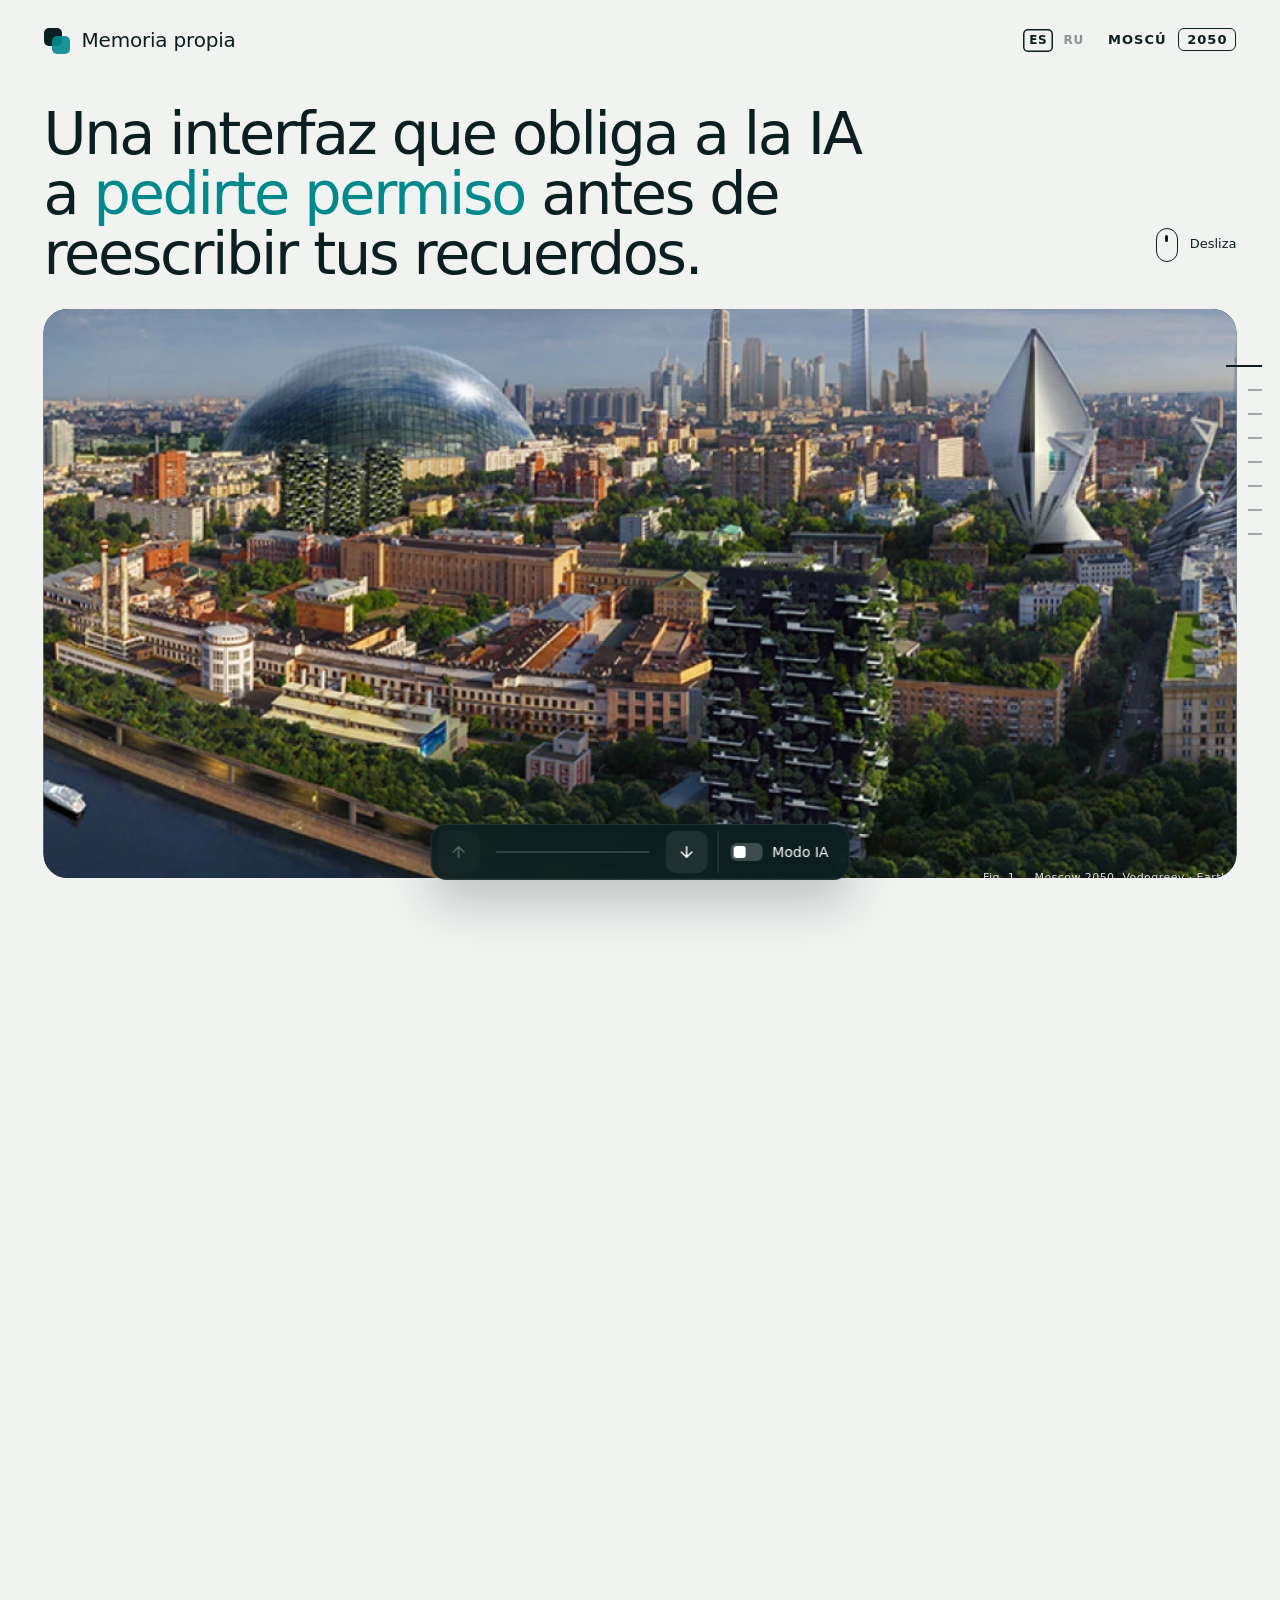
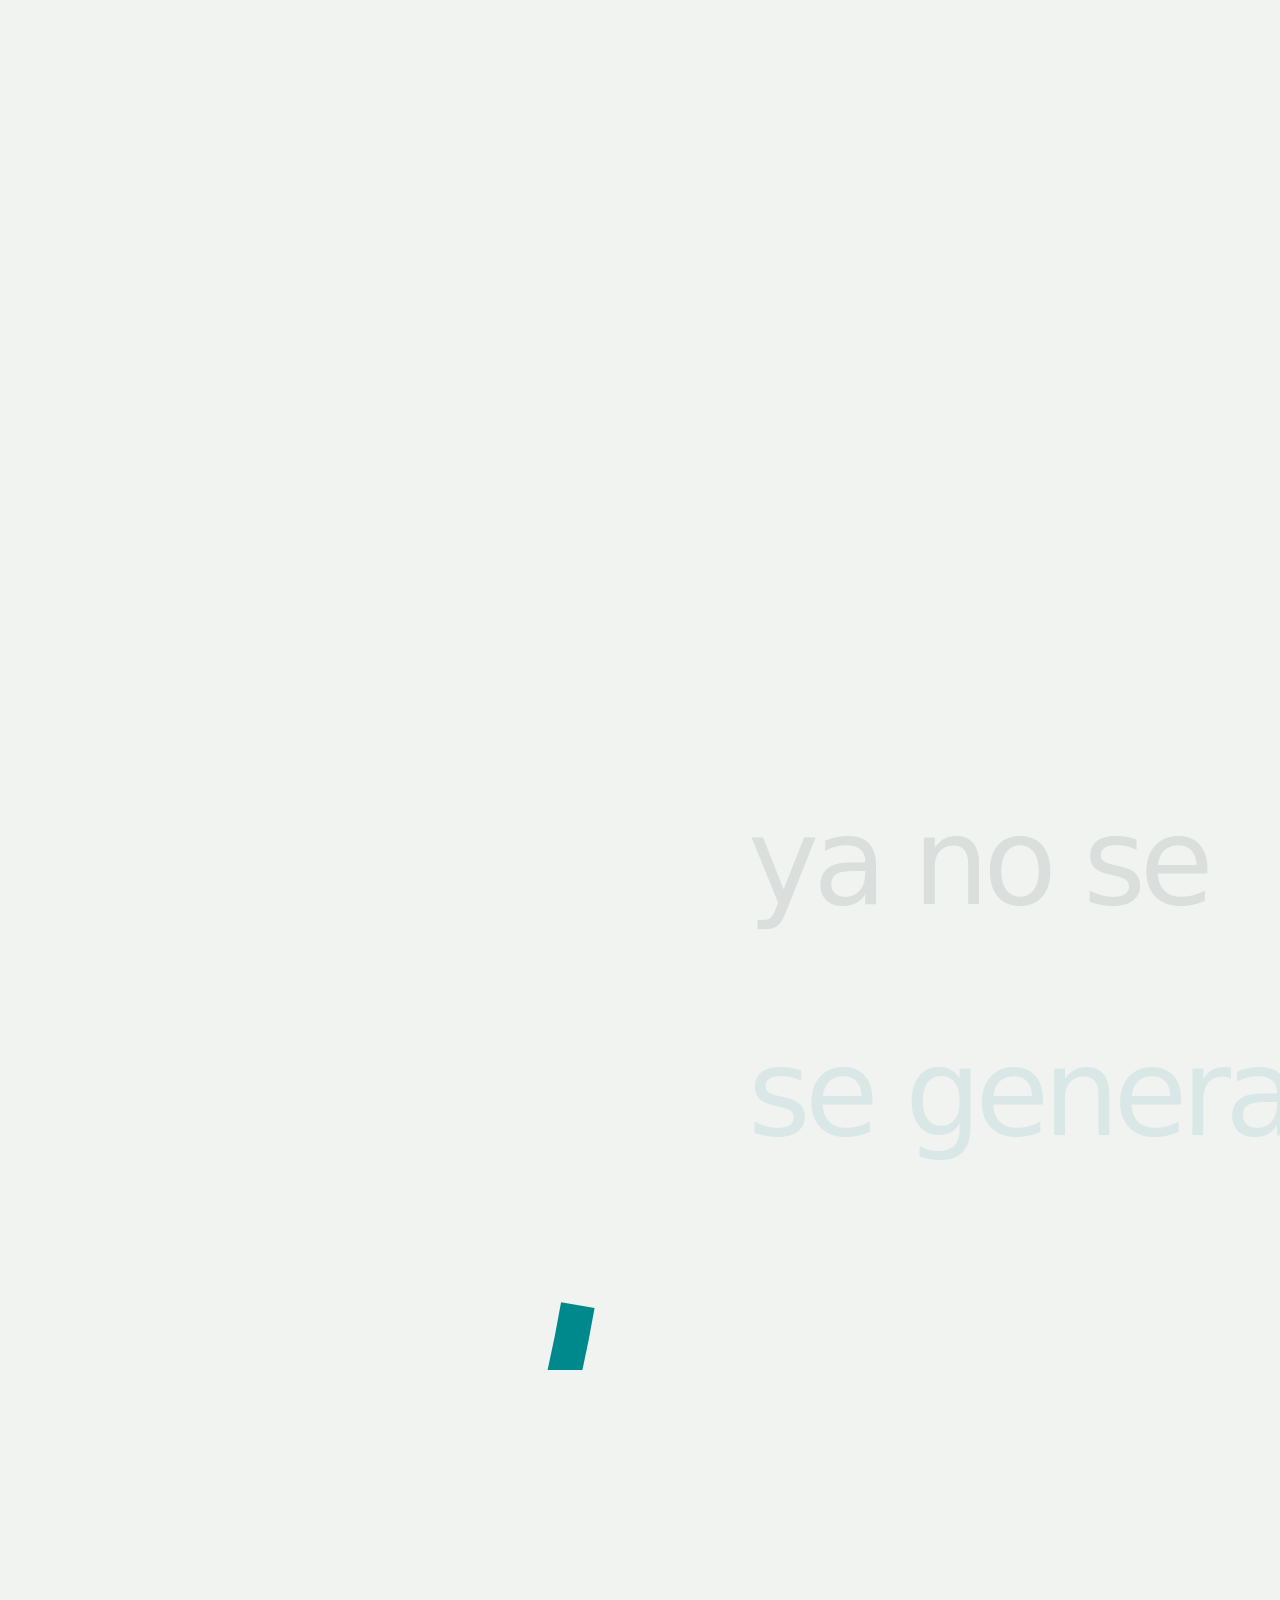
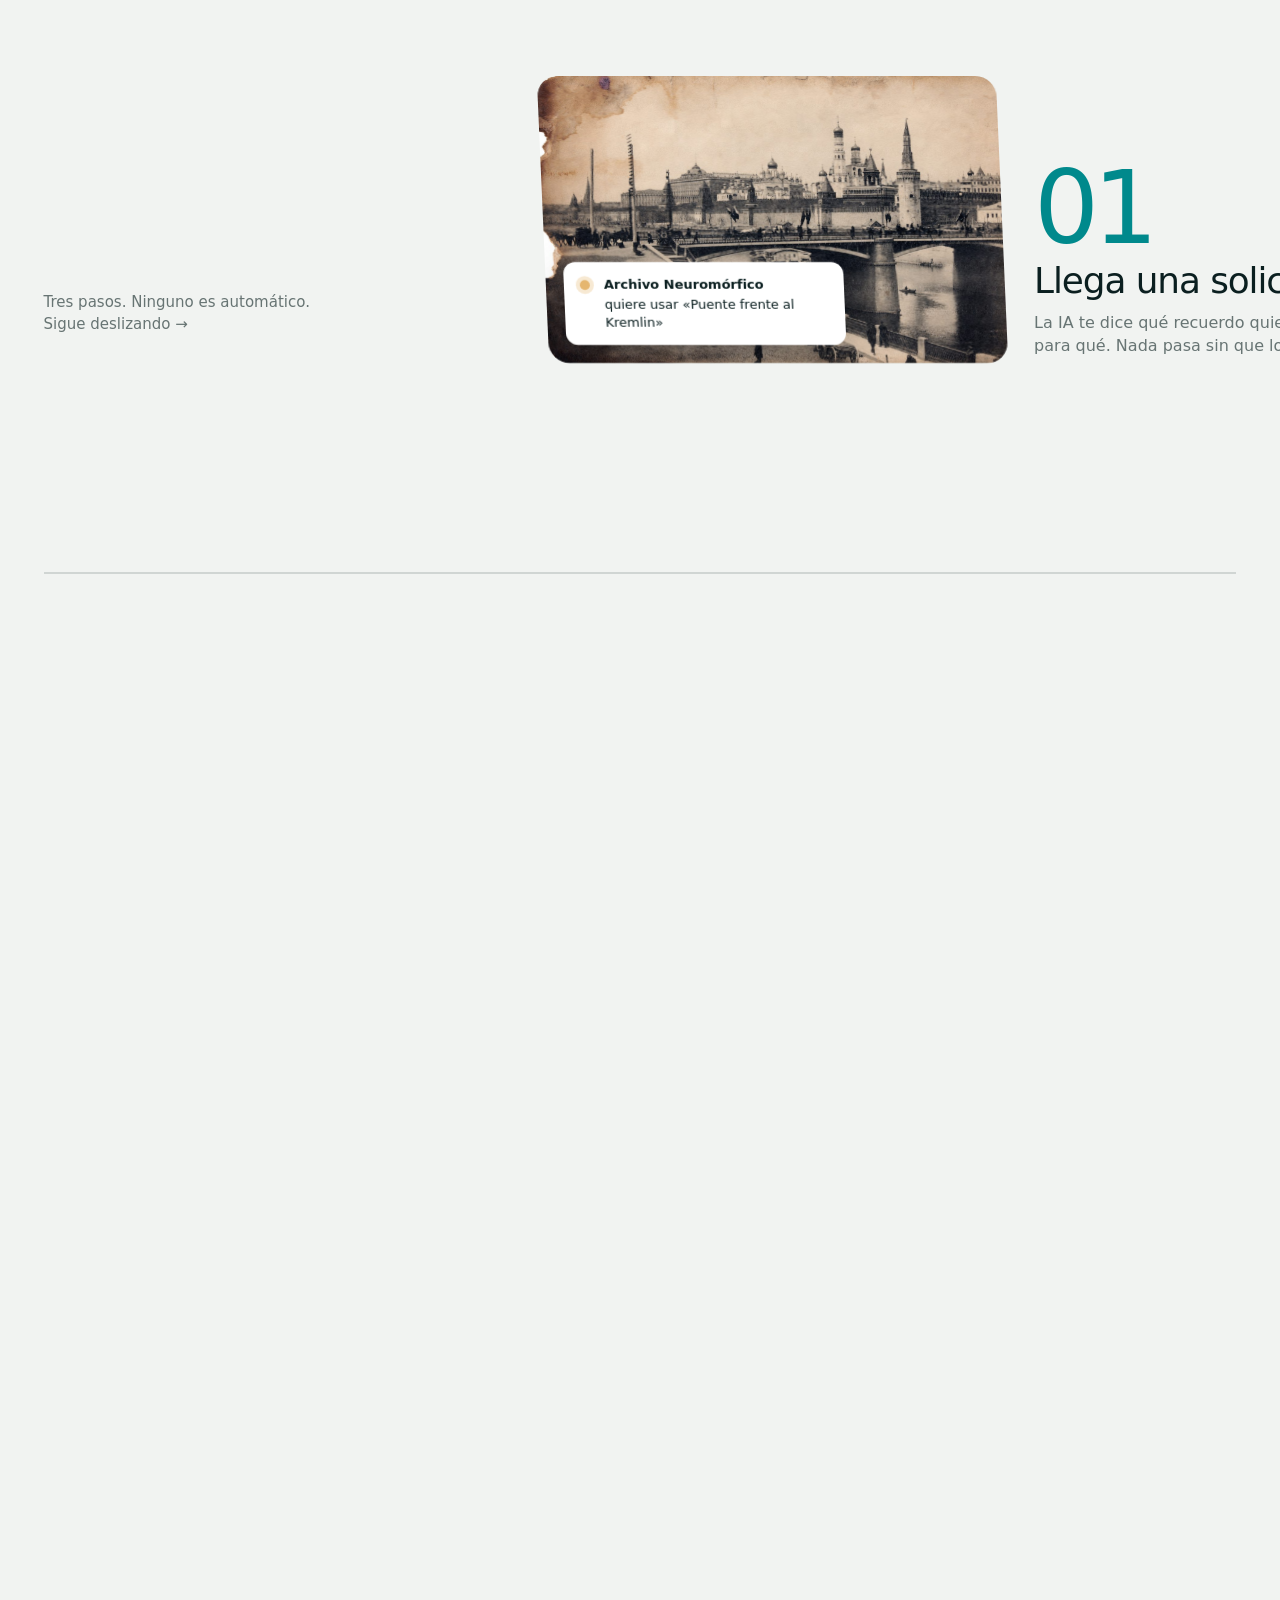
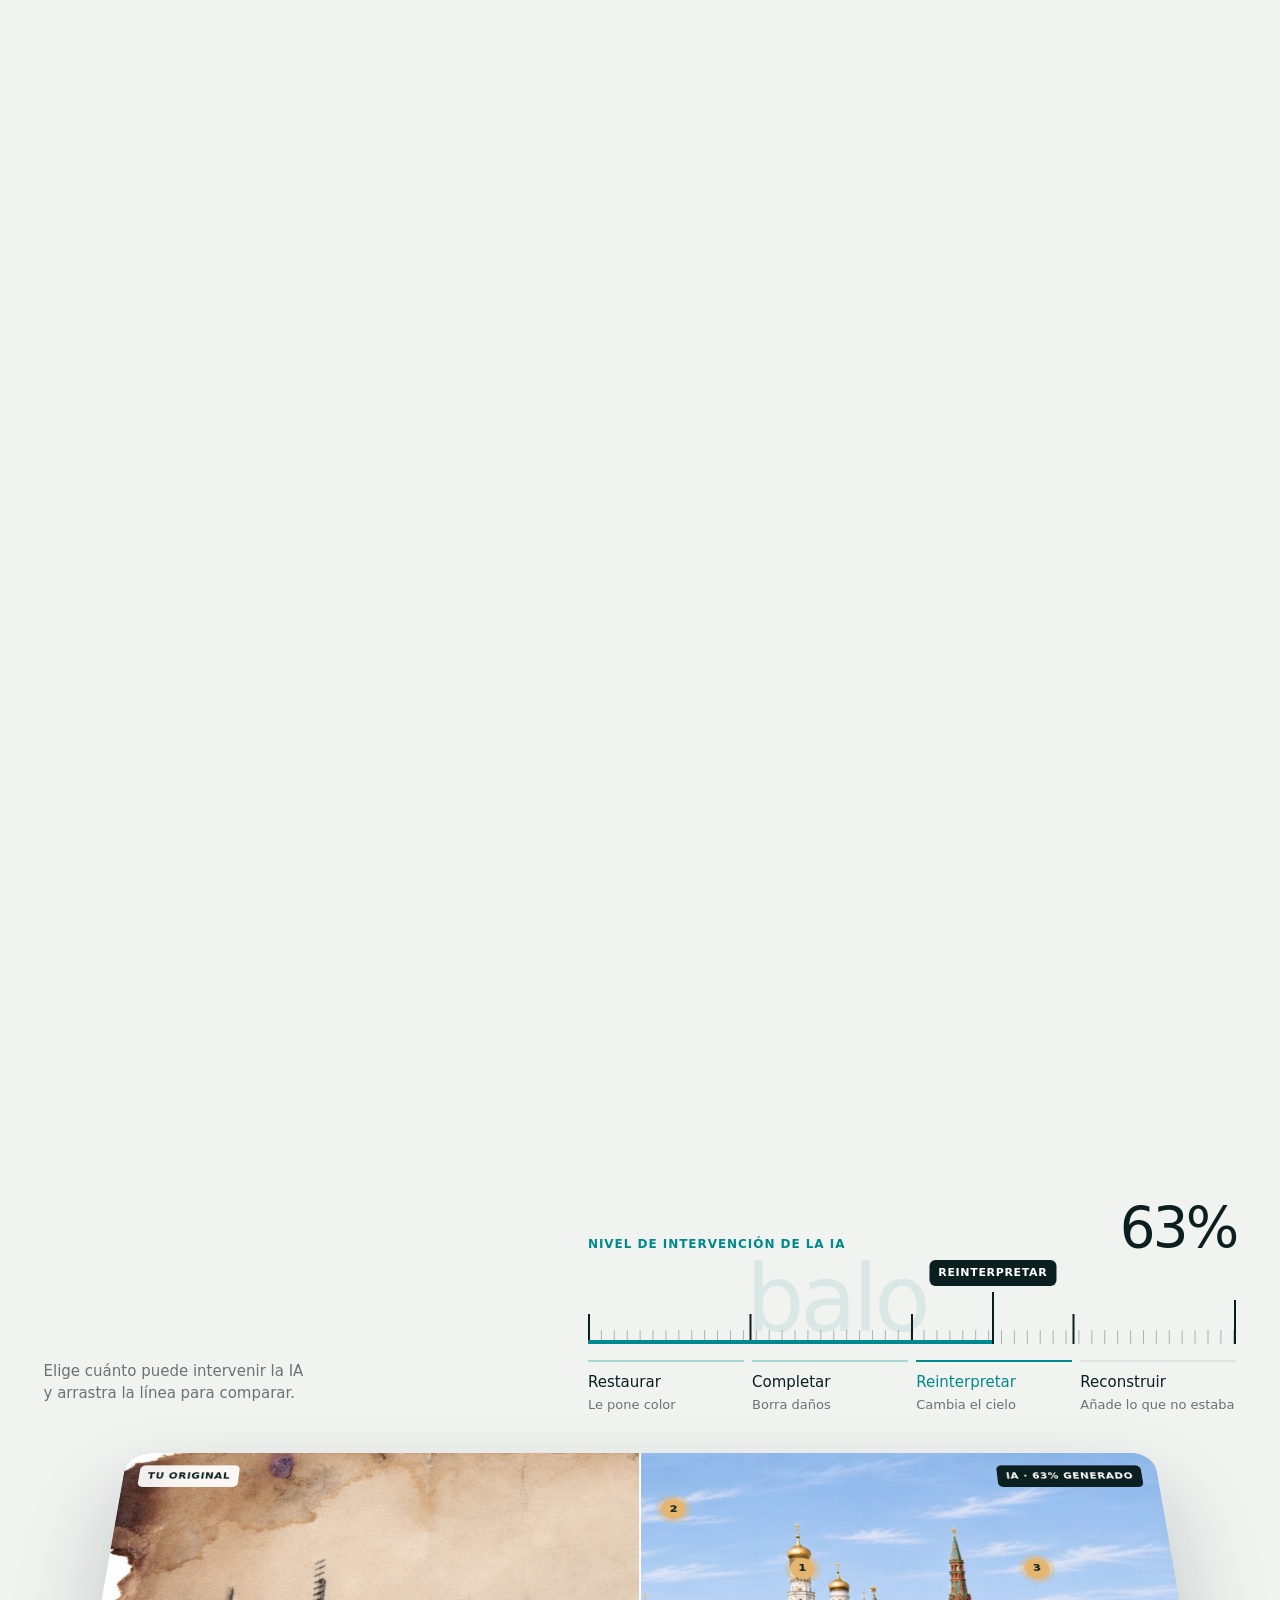
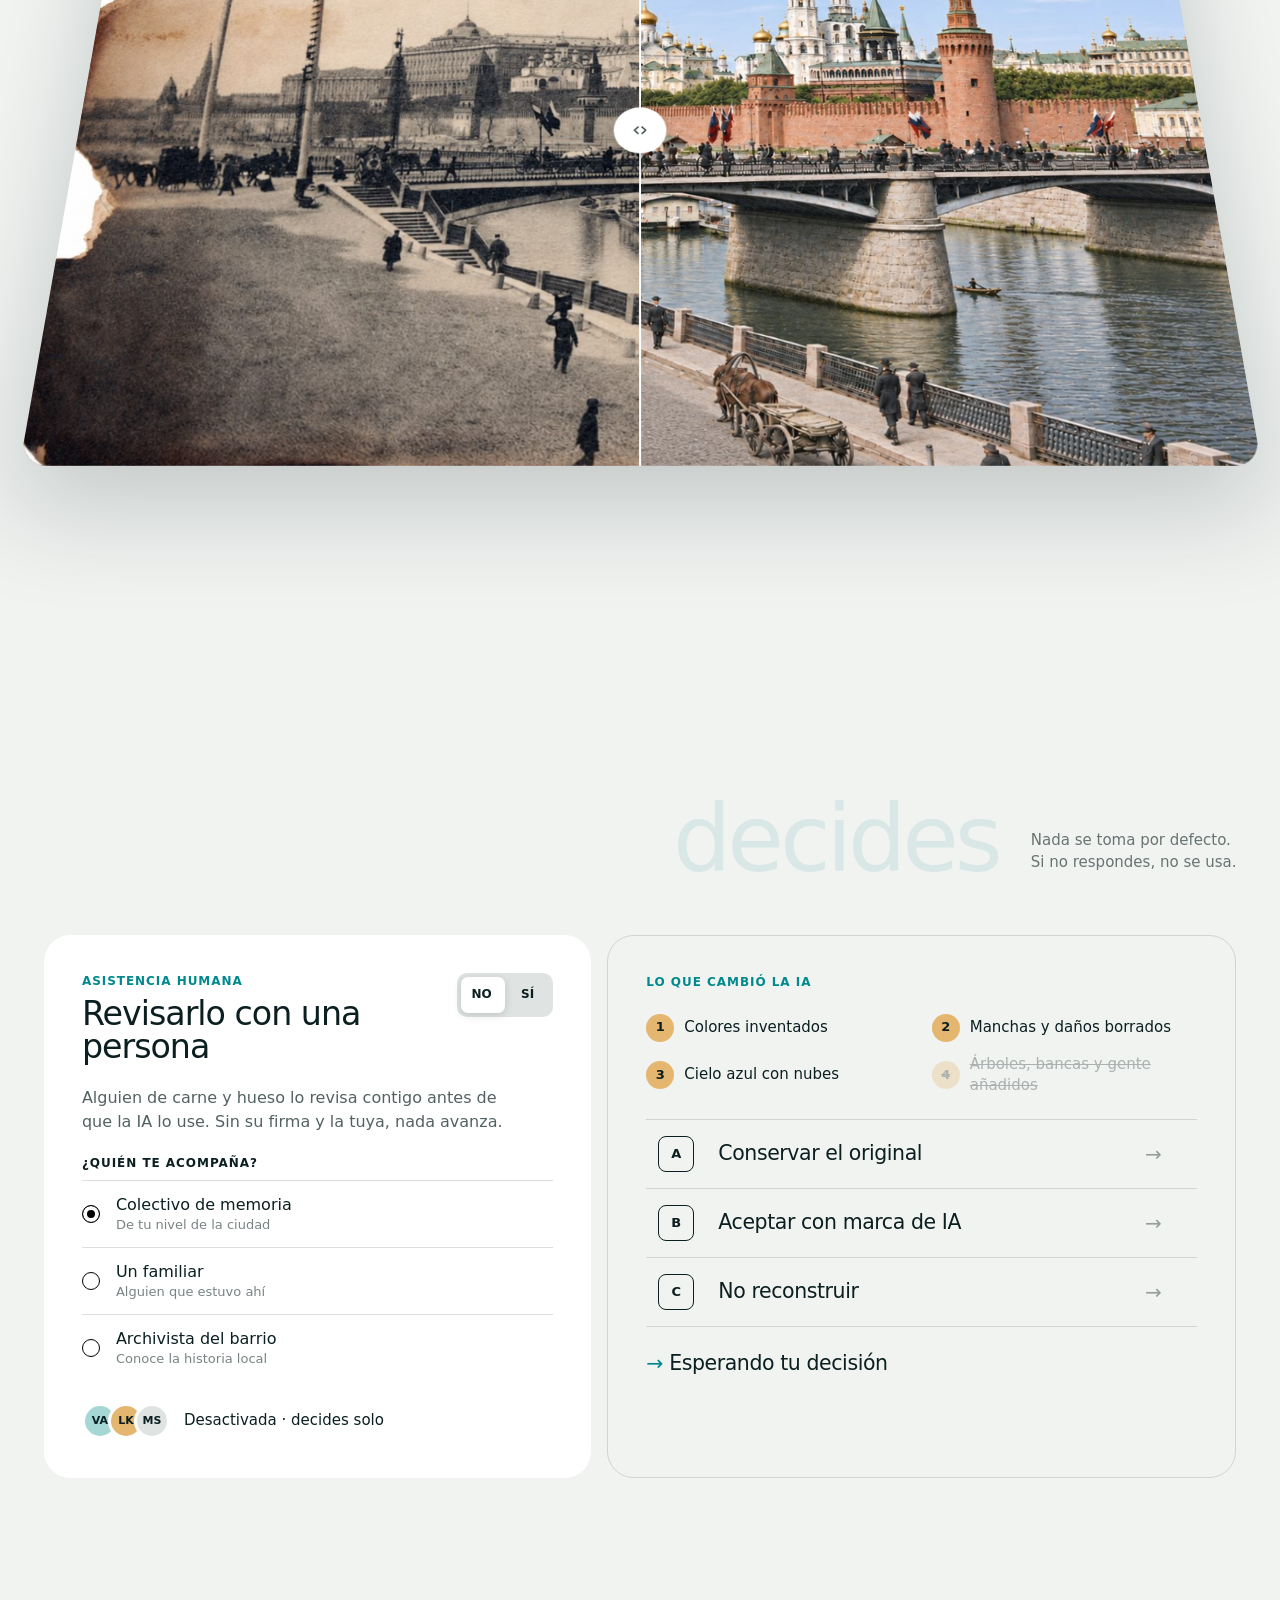
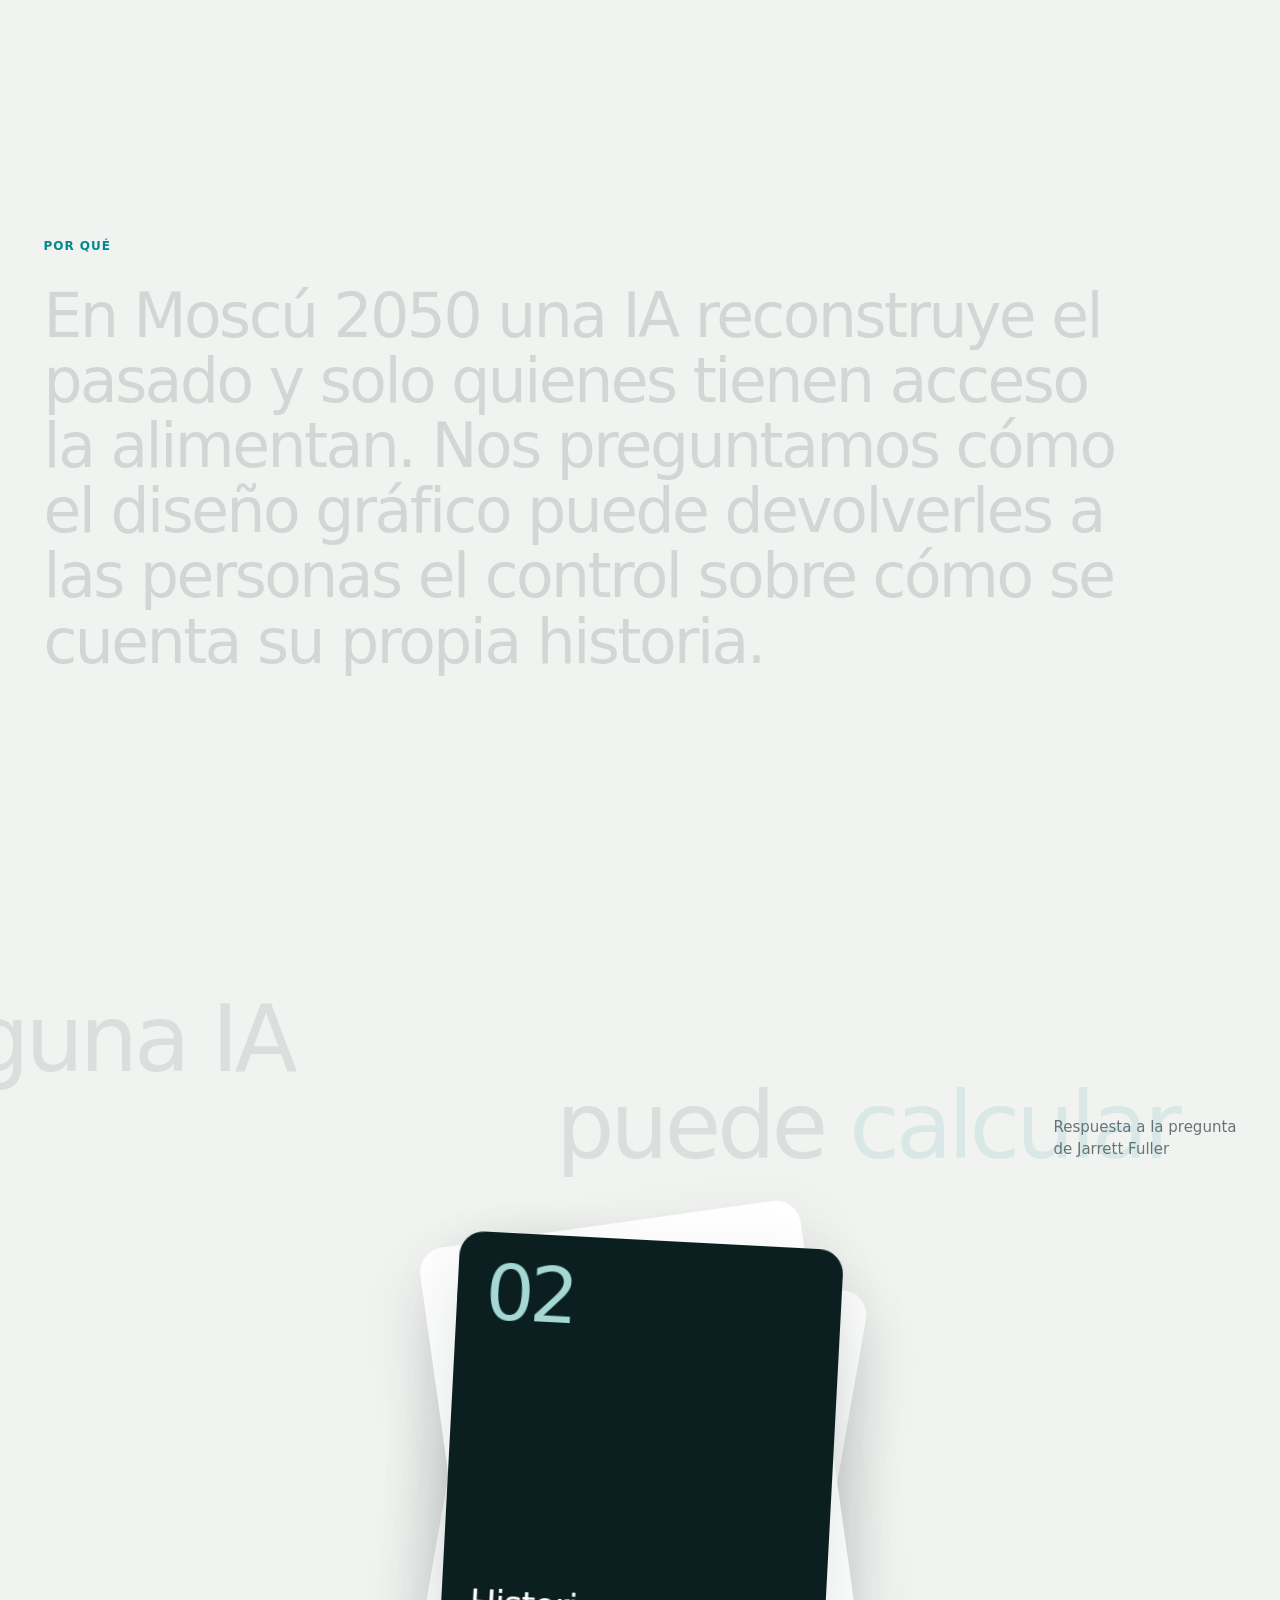
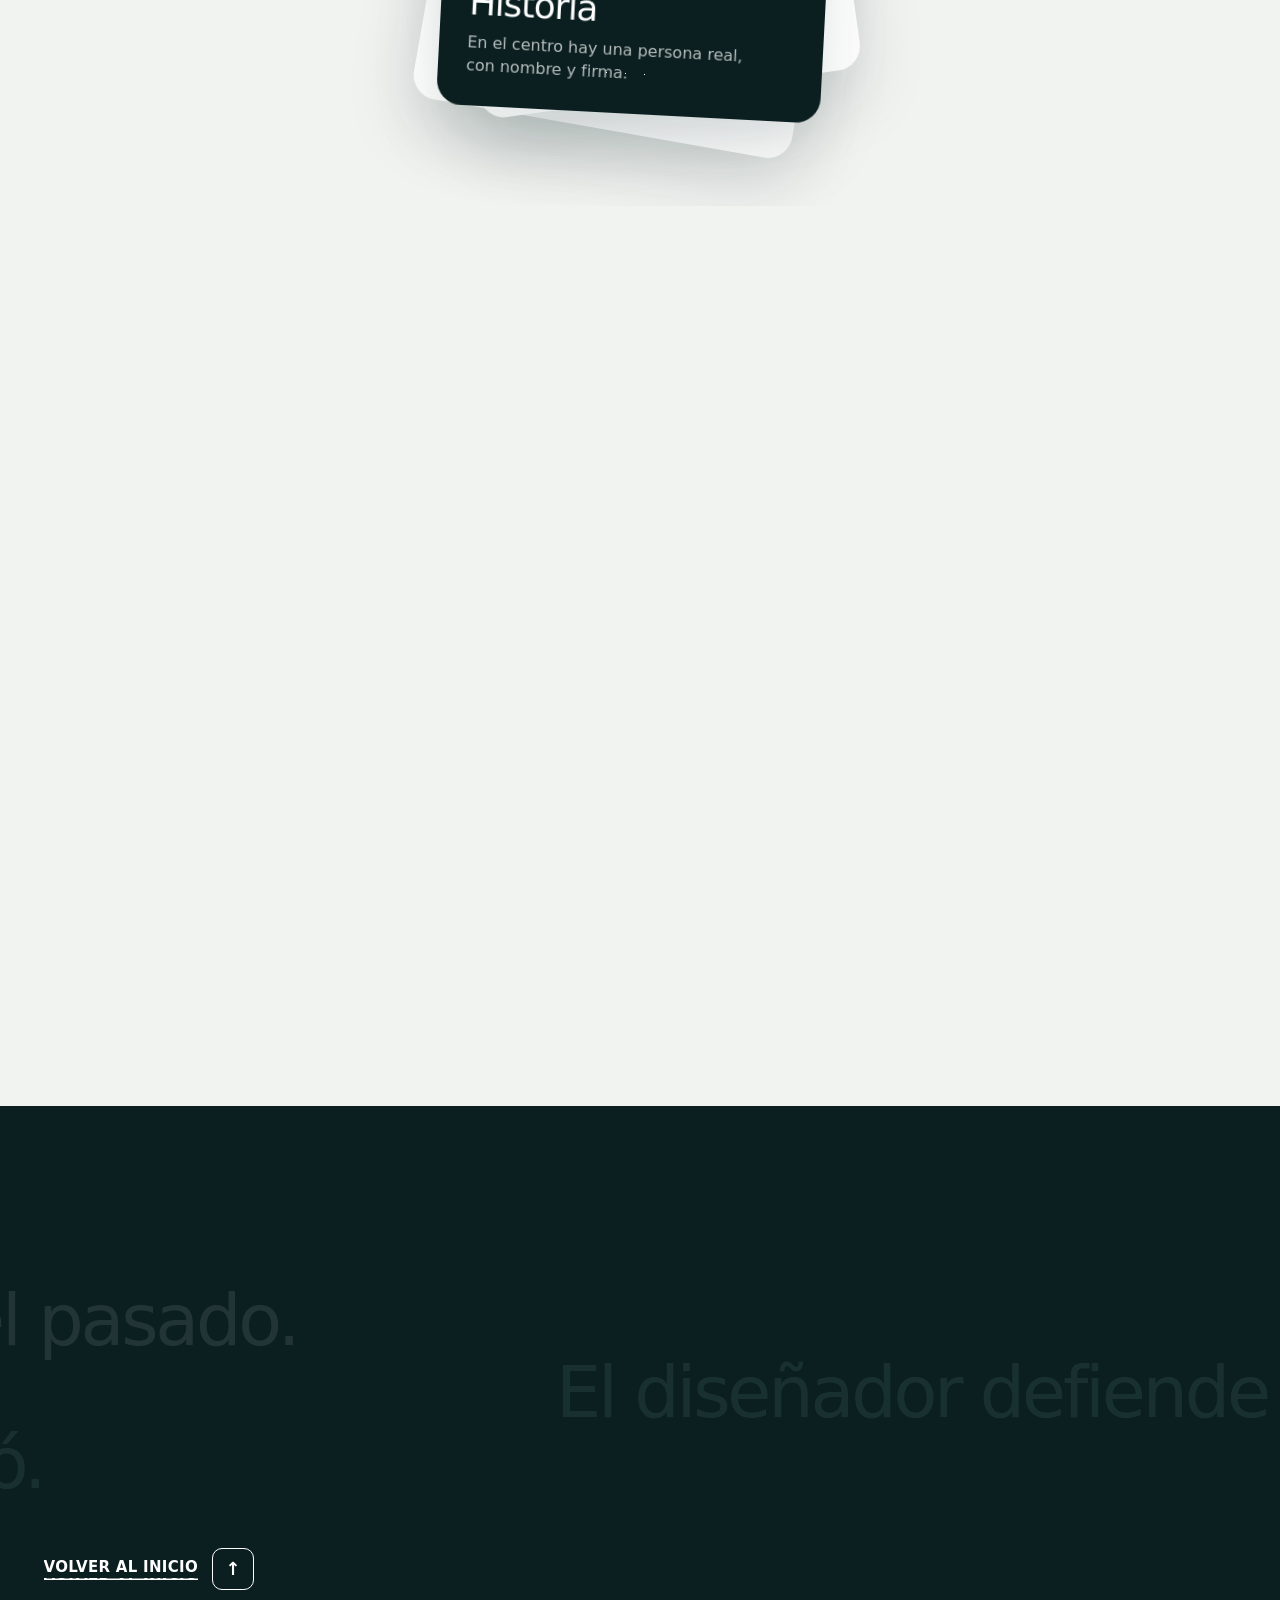
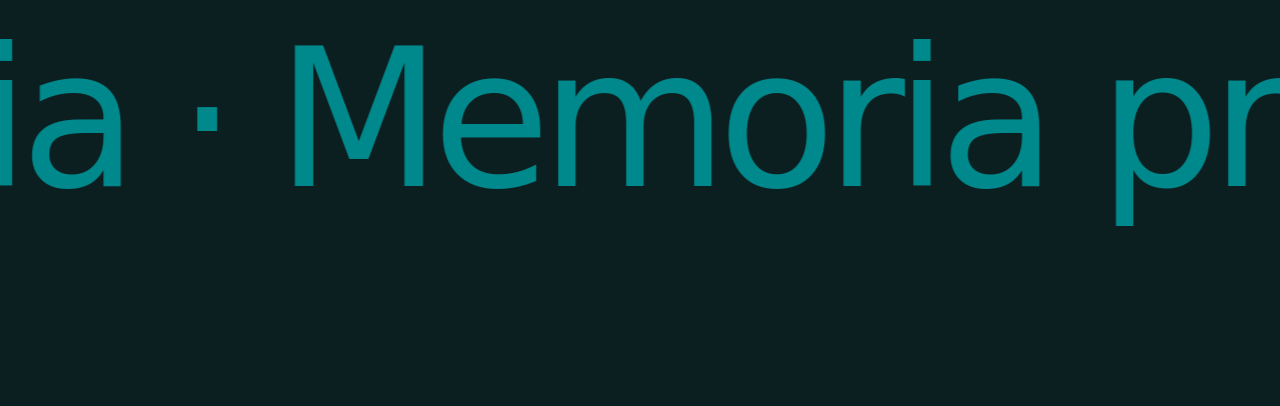
<file: index.html>
<!DOCTYPE html>
<html lang="es">
<head>
  <meta charset="UTF-8">
  <meta name="viewport" content="width=device-width, initial-scale=1.0">
  <title>Memoria propia · Moscú 2050</title>

  <link rel="preconnect" href="https://api.fontshare.com">
  <link rel="stylesheet" href="https://api.fontshare.com/v2/css?f[]=general-sans@400,500,600&display=swap">

  <link rel="stylesheet" href="styles.css">
  <script src="script.js" defer></script>
</head>
<body>

  <!-- ===== ENCABEZADO ===== -->
  <header class="header">
    <a href="#inicio" class="logo">
      <span class="logo__simbolo" aria-hidden="true"><i></i><i></i></span>
      Memoria propia
    </a>
    <div class="header__der">
      <nav class="idiomas" aria-label="Idioma">
        <a href="index.html" aria-current="page">ES</a>
        <a href="index-ru.html" lang="ru">RU</a>
      </nav>
      <p class="header__meta">Moscú <span>2050</span></p>
    </div>
  </header>

  <!-- ===== ÍNDICE LATERAL: una raya por sección ===== -->
  <nav class="indice" id="indice" aria-label="Secciones"></nav>

  <!-- ===== CONTROL INFERIOR: sección actual, progreso, anterior/siguiente ===== -->
  <nav class="control" aria-label="Recorrido de la página">
    <button class="control__flecha" id="anterior" aria-label="Sección anterior">
      <svg viewBox="0 0 24 24" width="18" height="18" fill="none" stroke="currentColor" stroke-width="2" stroke-linecap="round" stroke-linejoin="round" aria-hidden="true"><path d="M12 19V5M5 12l7-7 7 7"></path></svg>
    </button>

    <!-- Barra de progreso de toda la página -->
    <span class="control__barra" aria-hidden="true"><i id="barraProgreso"></i></span>

    <!-- Aviso cuando terminas una sección -->
    <span class="control__aviso" id="avisoSeguir" aria-live="polite"></span>

    <button class="control__flecha" id="siguiente" aria-label="Sección siguiente">
      <svg viewBox="0 0 24 24" width="18" height="18" fill="none" stroke="currentColor" stroke-width="2" stroke-linecap="round" stroke-linejoin="round" aria-hidden="true"><path d="M12 5v14M19 12l-7 7-7-7"></path></svg>
    </button>

    <button class="control__ia" id="modoIA" aria-pressed="false">
      <span class="conmutador" aria-hidden="true"><i></i></span>
      Modo IA
    </button>
  </nav>

  <div class="aviso-ia" role="status">Estás viendo la versión que generaría la IA</div>

  <main>

    <!-- 01 · PORTADA — se queda fija: la foto crece hasta llenar la pantalla
         y las predicciones del escenario aparecen una por una -->
    <section class="bloque bloque--fijo portada" id="inicio" data-nombre="Portada" style="--alto: 230vh">
      <div class="fijo">
        <h1 class="portada__frase" data-anim="lineas">
          <span class="linea"><span>Una interfaz que obliga a la IA</span></span>
          <span class="linea"><span>a <em>pedirte permiso</em> antes de</span></span>
          <span class="linea"><span>reescribir tus recuerdos.</span></span>
        </h1>

        <div class="pista-scroll" aria-hidden="true">
          <span class="pista-scroll__raton"><i></i></span>
          Desliza
        </div>

        <figure class="portada__foto" id="portadaFoto">
          <img src="assets/moscu-2050-vodogreev.webp" alt="Moscú en 2050: ciudad vertical con domos, dirigibles y edificios con jardines">
          <div class="portada__velo"></div>
          <ol class="portada__escenario" id="escenario">
            <li data-en="0.30"><b>01</b><span>Una IA reconstruye la historia, incluso lo que nunca pasó.</span></li>
            <li data-en="0.52"><b>02</b><span>Solo quienes tienen acceso la alimentan.</span></li>
            <li data-en="0.74"><b>03</b><span>Nadie entiende cómo decide.</span></li>
          </ol>
          <figcaption class="pie-foto">Fig. 1 — Moscow 2050, Vodogreev · Earth 2050</figcaption>
        </figure>
      </div>
    </section>

    <!-- 02 · LA IDEA — se queda fija: las líneas del titular entran desde
         los lados y el arco se dibuja con el scroll -->
    <section class="bloque idea" id="idea" data-nombre="La idea" data-auto>
      <div class="fijo">
        <svg class="arco" viewBox="0 0 1000 900" preserveAspectRatio="none" aria-hidden="true">
          <path id="arcoTrazo" pathLength="1" d="M -80 120 C 300 80, 560 330, 430 960"></path>
        </svg>

        <h2 class="gigante" id="gigante">
          <span class="gigante__linea" data-lado="-1"><span class="sangria">El pasado</span></span>
          <span class="gigante__linea" data-lado="1">ya no se</span>
          <span class="gigante__linea" data-lado="-1">cuenta,</span>
          <span class="gigante__linea" data-lado="1"><em>se genera.</em></span>
        </h2>

        <div class="idea__lado" id="ideaLado">
          <figure class="duotono">
            <img src="assets/moscu-2050-kremlin.webp" alt="El Kremlin reconstruido como lo imaginaría una IA">
            <figcaption class="pie-foto">Fig. 2 — Un pasado «perfecto», generado</figcaption>
          </figure>
          <p>
            En la Moscú de 2050 una IA reconstruye la historia con lo que la gente sube. <b>Memoria propia</b> es la pausa que falta: antes de tocar un recuerdo, la IA te pregunta, te muestra qué cambiaría y tú decides.
          </p>
        </div>
      </div>
    </section>

    <!-- 03 · CÓMO FUNCIONA — se queda fija y el scroll mueve los pasos de lado -->
    <section class="bloque bloque--fijo como" id="como" data-nombre="Cómo funciona" style="--alto: 320vh">
      <div class="fijo">
        <div class="como__pista" id="comoPista">
          <div class="como__intro">
            <h2 class="grande" data-deslizar>
              <span class="desliza" data-lado="-1">Cómo</span>
              <span class="desliza" data-lado="1">funciona</span>
            </h2>
            <p class="cabeza__nota">Tres pasos. Ninguno es automático. Sigue deslizando →</p>
          </div>

          <article class="paso">
            <figure class="paso__imagen">
              <img src="assets/recuerdo/0-original.jpg" alt="">
              <span class="paso__aviso">
                <b>Archivo Neuromórfico</b>
                quiere usar «Puente frente al Kremlin»
              </span>
            </figure>
            <div class="paso__texto">
              <span class="paso__num">01</span>
              <h3>Llega una solicitud</h3>
              <p>La IA te dice qué recuerdo quiere usar y para qué. Nada pasa sin que lo sepas.</p>
            </div>
          </article>

          <article class="paso">
            <figure class="paso__imagen paso__imagen--partida">
              <img src="assets/recuerdo/0-original.jpg" alt="">
              <img src="assets/recuerdo/4-reconstruir.jpg" alt="">
            </figure>
            <div class="paso__texto">
              <span class="paso__num">02</span>
              <h3>Comparas</h3>
              <p>Tu original junto a la versión IA, con cada cambio marcado.</p>
            </div>
          </article>

          <article class="paso">
            <figure class="paso__imagen">
              <img src="assets/recuerdo/0-original.jpg" alt="">
              <span class="paso__sello">Protegido</span>
            </figure>
            <div class="paso__texto">
              <span class="paso__num">03</span>
              <h3>Decides y firmas</h3>
              <p>Conservas el original, aceptas los cambios con marca de IA o no lo reconstruyes.</p>
            </div>
          </article>
        </div>

        <div class="como__progreso" aria-hidden="true"><i id="comoBarra"></i></div>
      </div>
    </section>

    <!-- 04 · PRUÉBALO — el nivel de IA va arriba del comparador -->
    <section class="bloque demo" id="demo" data-nombre="Pruébalo">
      <div class="demo__arriba">
        <div class="demo__titulo">
          <h2 class="grande" data-deslizar>
            <span class="desliza desliza--pegada" data-lado="-1">Prué</span><span class="desliza desliza--pegada" data-lado="1"><em>balo</em></span>
          </h2>
          <p class="cabeza__nota" data-anim="subir">Elige cuánto puede intervenir la IA y arrastra la línea para comparar.</p>
        </div>

        <div class="regla" data-anim="subir" style="--d: .15s">
          <div class="regla__cabeza">
            <span class="regla__etiqueta">Nivel de intervención de la IA</span>
            <span class="regla__valor"><output id="nivelValor" for="nivel">63</output>%</span>
          </div>

          <div class="regla__escala" id="escala">
            <span class="regla__lleno" id="reglaLleno"></span>
            <span class="regla__aguja" id="aguja"><b id="nivelNombre">Reinterpretar</b></span>
            <input type="range" id="nivel" min="1" max="100" value="63"
                   aria-label="Nivel de intervención de la IA, de 1 a 100 por ciento">
          </div>

          <ol class="regla__zonas" id="niveles">
            <li data-desde="1"><b>Restaurar</b><span>Le pone color</span></li>
            <li data-desde="26"><b>Completar</b><span>Borra daños</span></li>
            <li data-desde="51"><b>Reinterpretar</b><span>Cambia el cielo</span></li>
            <li data-desde="76"><b>Reconstruir</b><span>Añade lo que no estaba</span></li>
          </ol>
        </div>
      </div>

      <div class="demo__escena">
        <div class="demo__tarjeta" id="demoTarjeta">
          <div class="visor" id="visor" style="--pos: 50%;">
            <div class="visor__ia" id="versionesIA">
              <img class="visor__img" src="assets/recuerdo/1-restaurar.jpg" alt="Versión IA: restaurada y coloreada">
              <img class="visor__img" src="assets/recuerdo/2-completar.jpg" alt="Versión IA: daños borrados">
              <img class="visor__img" src="assets/recuerdo/3-reinterpretar.jpg" alt="Versión IA: cielo reinterpretado">
              <img class="visor__img" src="assets/recuerdo/4-reconstruir.jpg" alt="Versión IA: escena reconstruida con elementos nuevos">
            </div>
            <img class="visor__img visor__img--original" src="assets/recuerdo/0-original.jpg" alt="Tu recuerdo original: postal en sepia del puente frente al Kremlin">

            <span class="visor__rotulo">Tu original</span>
            <span class="visor__rotulo visor__rotulo--der">IA · <b id="rotuloNivel">63</b>% generado</span>
            <span class="visor__sello" id="seloHumano">Revisión humana activa</span>

            <i class="marcador" data-desde="1"  style="top: 20%; left: 64%;">1</i>
            <i class="marcador" data-desde="26" style="top: 9%;  left: 52%;">2</i>
            <i class="marcador" data-desde="51" style="top: 20%; left: 86%;">3</i>
            <i class="marcador" data-desde="76" style="top: 82%; left: 70%;">4</i>

            <div class="visor__linea">
              <span class="visor__manija" aria-hidden="true">
                <svg viewBox="0 0 24 24" width="16" height="16" fill="none" stroke="currentColor" stroke-width="2" stroke-linecap="round" stroke-linejoin="round"><path d="M9 6l-6 6 6 6M15 6l6 6-6 6"></path></svg>
              </span>
            </div>
            <input type="range" min="0" max="100" value="50" id="deslizador" aria-label="Comparar tu original con la versión IA">
          </div>
        </div>
      </div>
    </section>

    <!-- 05 · DECIDE -->
    <section class="bloque decide-bloque" id="decide" data-nombre="Decide">
      <div class="cabeza">
        <h2 class="grande" data-deslizar>
          <span class="desliza desliza--pegada" data-lado="-1">Tú</span> <span class="desliza desliza--pegada" data-lado="1"><em>decides</em></span>
        </h2>
        <p class="cabeza__nota" data-anim="subir">Nada se toma por defecto.<br>Si no respondes, no se usa.</p>
      </div>

      <div class="decide">
        <article class="humano" data-anim="subir" style="--d: .1s">
          <div class="humano__cabeza">
            <div>
              <p class="etiqueta-seccion">Asistencia humana</p>
              <h3 class="humano__titulo">Revisarlo con una persona</h3>
            </div>
            <button class="interruptor" id="humano" aria-pressed="false" aria-label="Pedir revisión humana">
              <span class="interruptor__no" aria-hidden="true">No</span>
              <span class="interruptor__si" aria-hidden="true">Sí</span>
              <i aria-hidden="true"></i>
            </button>
          </div>

          <p class="humano__texto">Alguien de carne y hueso lo revisa contigo antes de que la IA lo use. Sin su firma y la tuya, nada avanza.</p>

          <fieldset class="acompanante">
            <legend>¿Quién te acompaña?</legend>
            <label><input type="radio" name="acompanante" value="Colectivo de memoria" checked><span>Colectivo de memoria</span><small>De tu nivel de la ciudad</small></label>
            <label><input type="radio" name="acompanante" value="Un familiar"><span>Un familiar</span><small>Alguien que estuvo ahí</small></label>
            <label><input type="radio" name="acompanante" value="Archivista del barrio"><span>Archivista del barrio</span><small>Conoce la historia local</small></label>
          </fieldset>

          <p class="humano__estado"><span class="avatares" aria-hidden="true"><i>VA</i><i>LK</i><i>MS</i></span><span id="humanoEstado">Desactivada · decides solo</span></p>
        </article>

        <div class="decision" data-anim="subir" style="--d: .2s">
          <p class="etiqueta-seccion">Lo que cambió la IA</p>
          <ul class="cambios">
            <li data-desde="1"><i class="marcador">1</i> Colores inventados</li>
            <li data-desde="26"><i class="marcador">2</i> Manchas y daños borrados</li>
            <li data-desde="51"><i class="marcador">3</i> Cielo azul con nubes</li>
            <li data-desde="76"><i class="marcador">4</i> Árboles, bancas y gente añadidos</li>
          </ul>

          <div class="opciones" role="group" aria-label="Tu decisión">
            <button class="opcion" data-decision="Conservaste el original. La IA no lo modificará.">
              <span class="opcion__letra">A</span>
              <span class="opcion__texto">Conservar el original</span>
              <span class="opcion__flecha" aria-hidden="true">→</span>
            </button>
            <button class="opcion" data-decision="Aceptaste los cambios. Quedarán marcados como generados por IA.">
              <span class="opcion__letra">B</span>
              <span class="opcion__texto">Aceptar con marca de IA</span>
              <span class="opcion__flecha" aria-hidden="true">→</span>
            </button>
            <button class="opcion" data-decision="No se reconstruye. Tu recuerdo queda protegido.">
              <span class="opcion__letra">C</span>
              <span class="opcion__texto">No reconstruir</span>
              <span class="opcion__flecha" aria-hidden="true">→</span>
            </button>
          </div>
          <p class="decision__estado" id="estado" aria-live="polite">Esperando tu decisión</p>
        </div>
      </div>
    </section>

    <!-- 06 · POR QUÉ — se queda fija y el texto se ilumina palabra por palabra -->
    <section class="bloque porque" id="por-que" data-nombre="Por qué" data-auto>
      <div class="fijo">
        <p class="etiqueta-seccion">Por qué</p>
        <p class="porque__texto" id="textoLlenar">
          En Moscú 2050 una IA reconstruye el pasado y solo quienes tienen acceso la alimentan. Nos preguntamos cómo el diseño gráfico puede devolverles a las personas el control sobre cómo se cuenta su propia historia.
        </p>
      </div>
    </section>

    <!-- 07 · FULLER — se queda fija: las tarjetas empiezan apiladas y se reparten -->
    <section class="bloque bloque--fijo fuller-bloque" id="fuller" data-nombre="Fuller" style="--alto: 200vh">
      <div class="fijo">
        <div class="cabeza">
          <h2 class="grande" data-deslizar>
            <span class="desliza" data-lado="-1">Lo que ninguna IA</span>
            <span class="desliza" data-lado="1">puede <em>calcular</em></span>
          </h2>
          <p class="cabeza__nota">Respuesta a la pregunta<br>de Jarrett Fuller</p>
        </div>

        <div class="fuller" id="fullerMazo">
          <article class="fuller__tarjeta">
            <span class="fuller__num">01</span>
            <div><h3>Punto de vista</h3><p>La IA sabe qué pasó, pero no qué significa para quien lo vivió.</p></div>
          </article>
          <article class="fuller__tarjeta">
            <span class="fuller__num">02</span>
            <div><h3>Historia</h3><p>En el centro hay una persona real, con nombre y firma.</p></div>
          </article>
          <article class="fuller__tarjeta">
            <span class="fuller__num">03</span>
            <div><h3>Fricción</h3><p>Una pausa a propósito: ver, entender y decidir.</p></div>
          </article>
        </div>
      </div>
    </section>

    <!-- 08 · CIERRE -->
    <section class="bloque cierre" id="cierre" data-nombre="Cierre">
      <p class="cierre__frase" data-deslizar>
        <span class="desliza" data-lado="-1">La IA calcula el pasado.</span>
        <span class="desliza" data-lado="1"><em>El diseñador defiende</em></span>
        <span class="desliza" data-lado="-1"><em>a quien lo vivió.</em></span>
      </p>

      <a href="#inicio" class="enlace enlace--claro" data-anim="subir" style="--d: .3s">
        <span class="enlace__texto"><span data-texto="Volver al inicio">Volver al inicio</span></span>
        <span class="enlace__flecha" aria-hidden="true">↑</span>
      </a>

      <!-- La cinta corre más rápido cuanto más rápido haces scroll -->
      <div class="cinta" aria-hidden="true">
        <div class="cinta__pista" id="cinta">
          <span>Memoria propia</span><span>·</span><span>Memoria propia</span><span>·</span>
          <span>Memoria propia</span><span>·</span><span>Memoria propia</span><span>·</span>
        </div>
      </div>
    </section>

  </main>

</body>
</html>
</file>
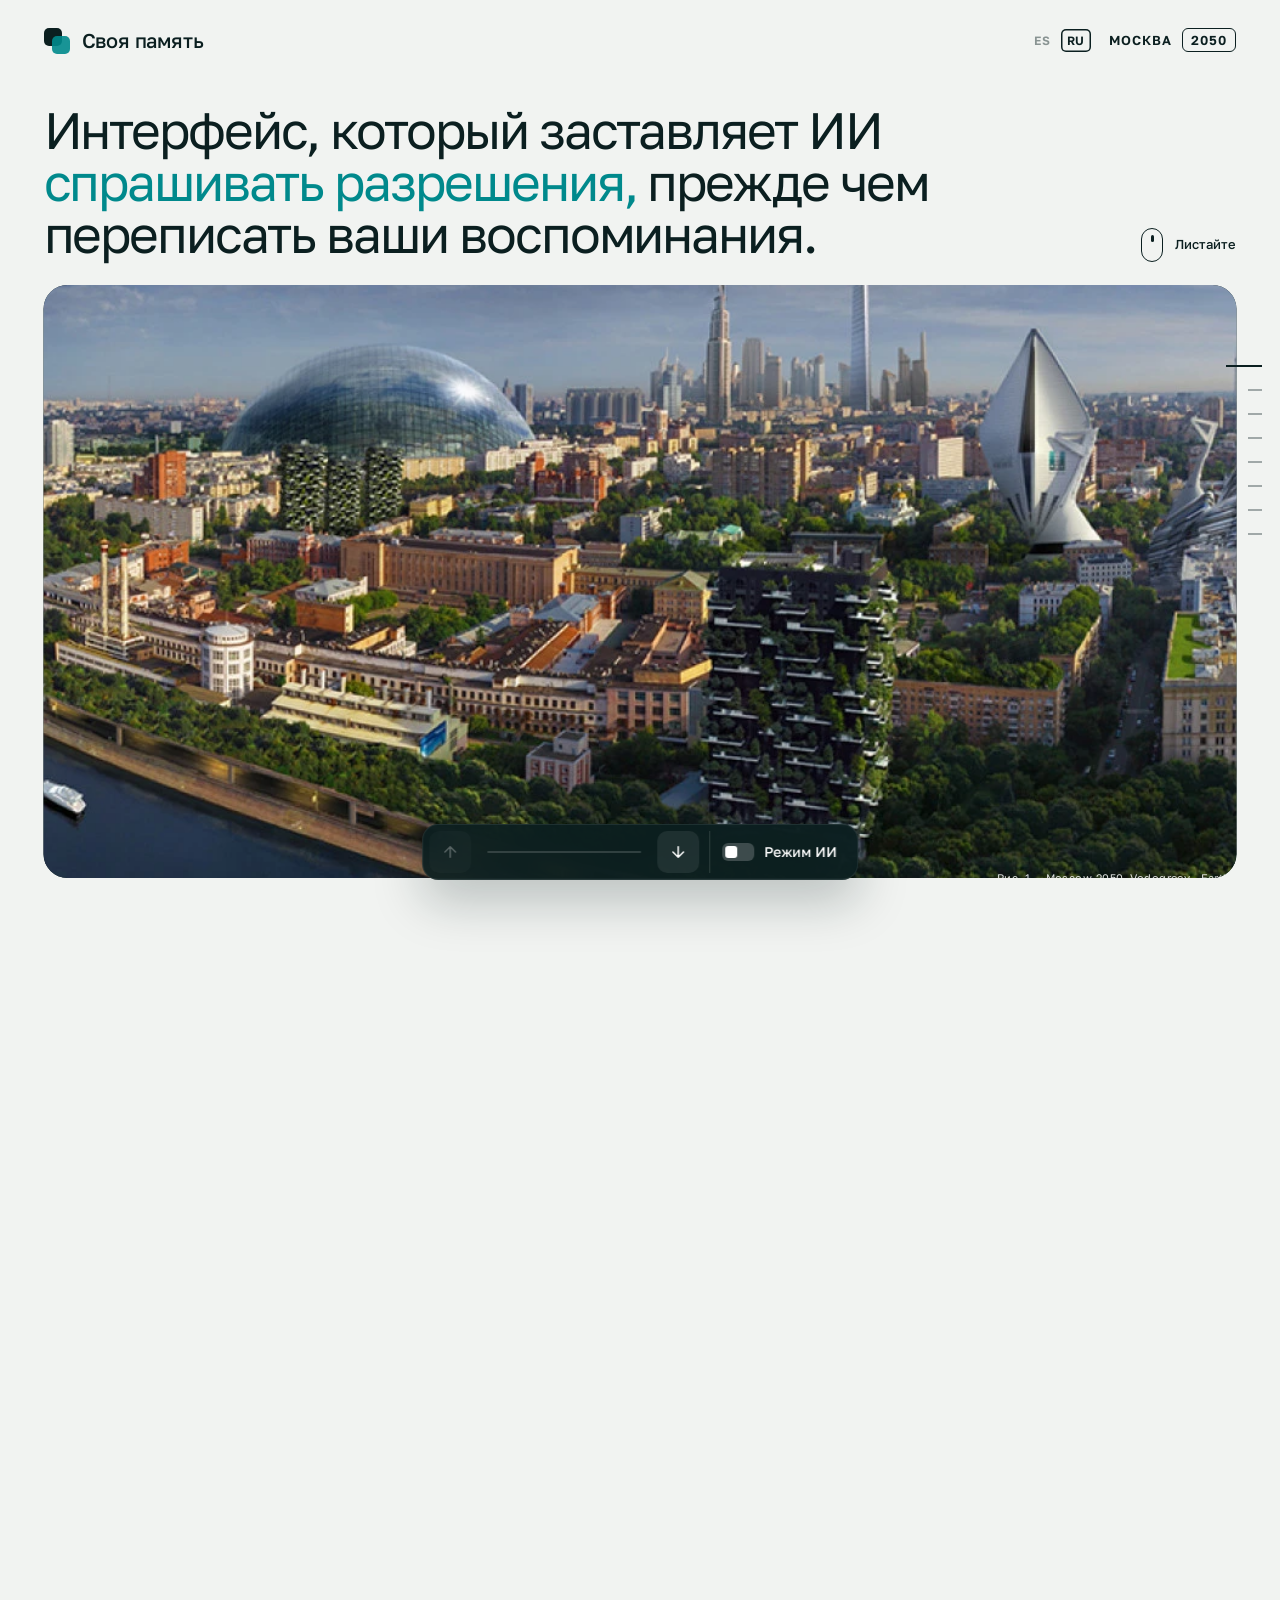
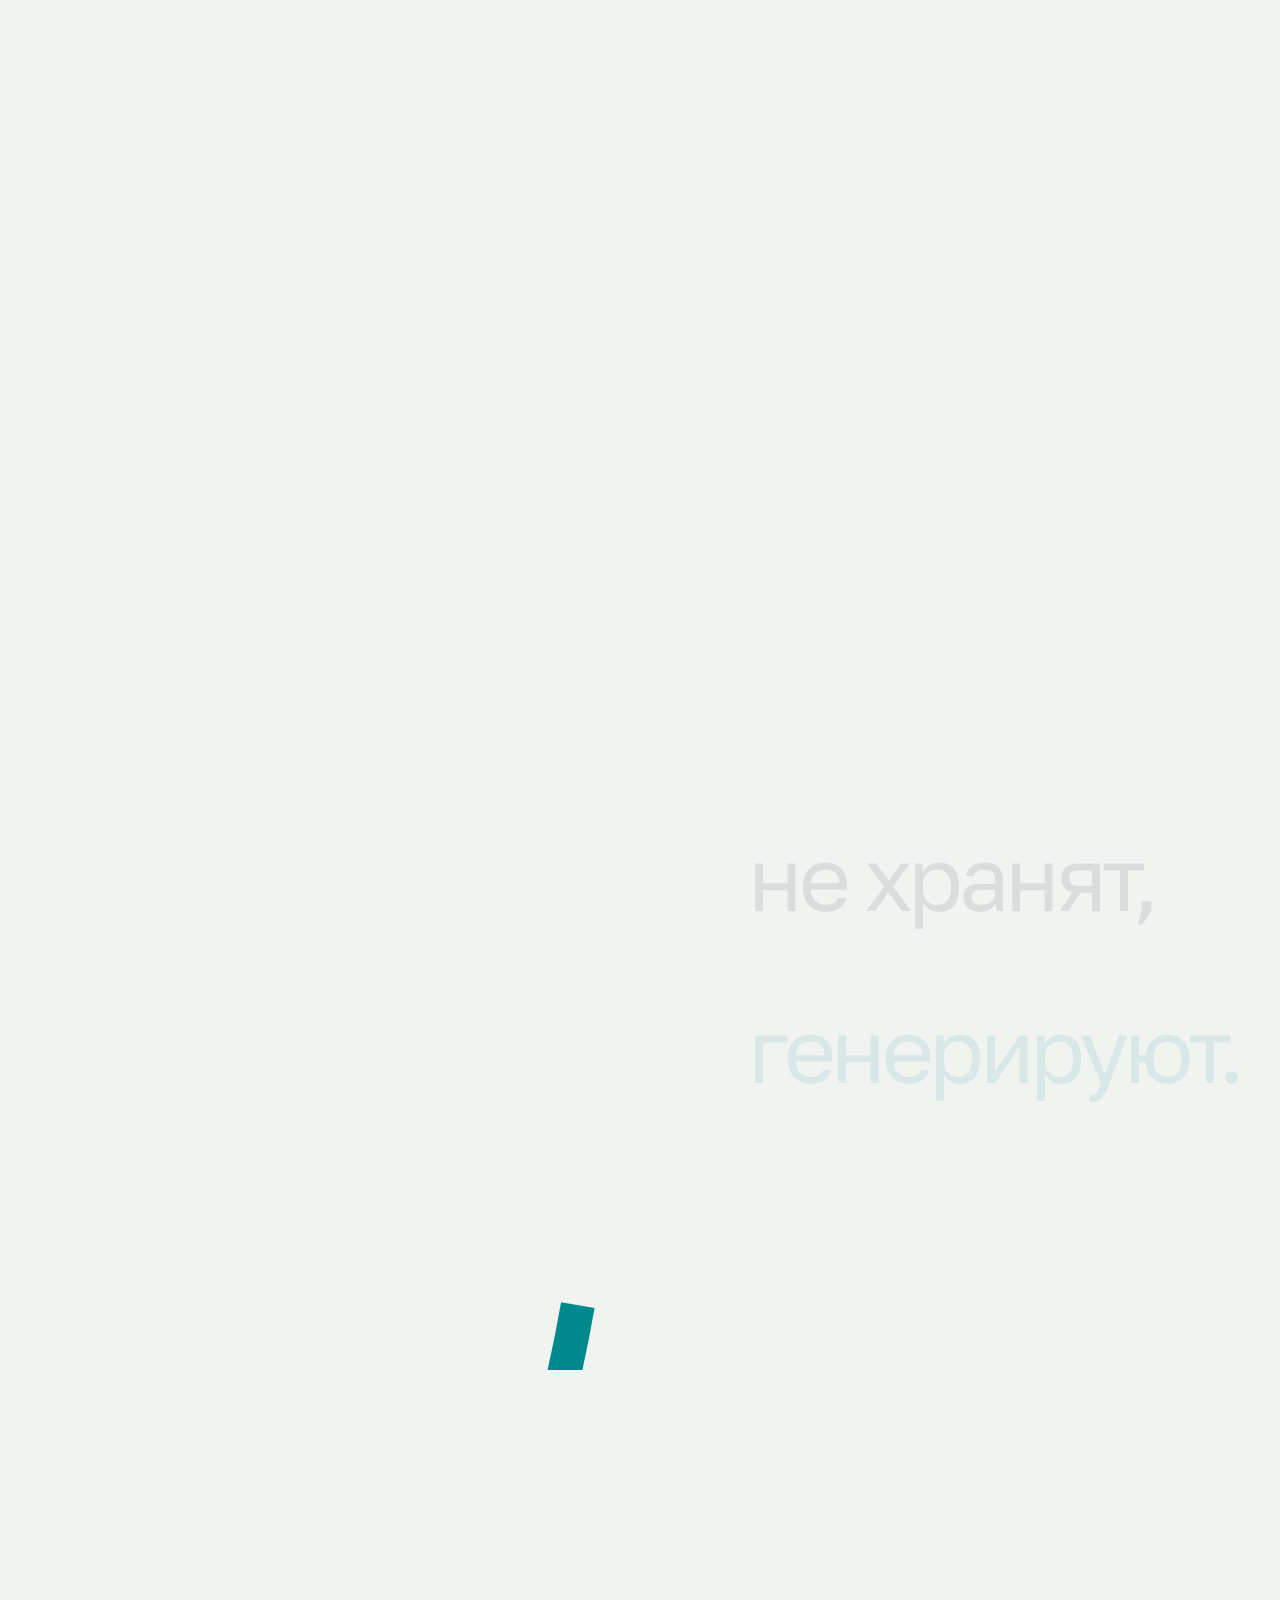
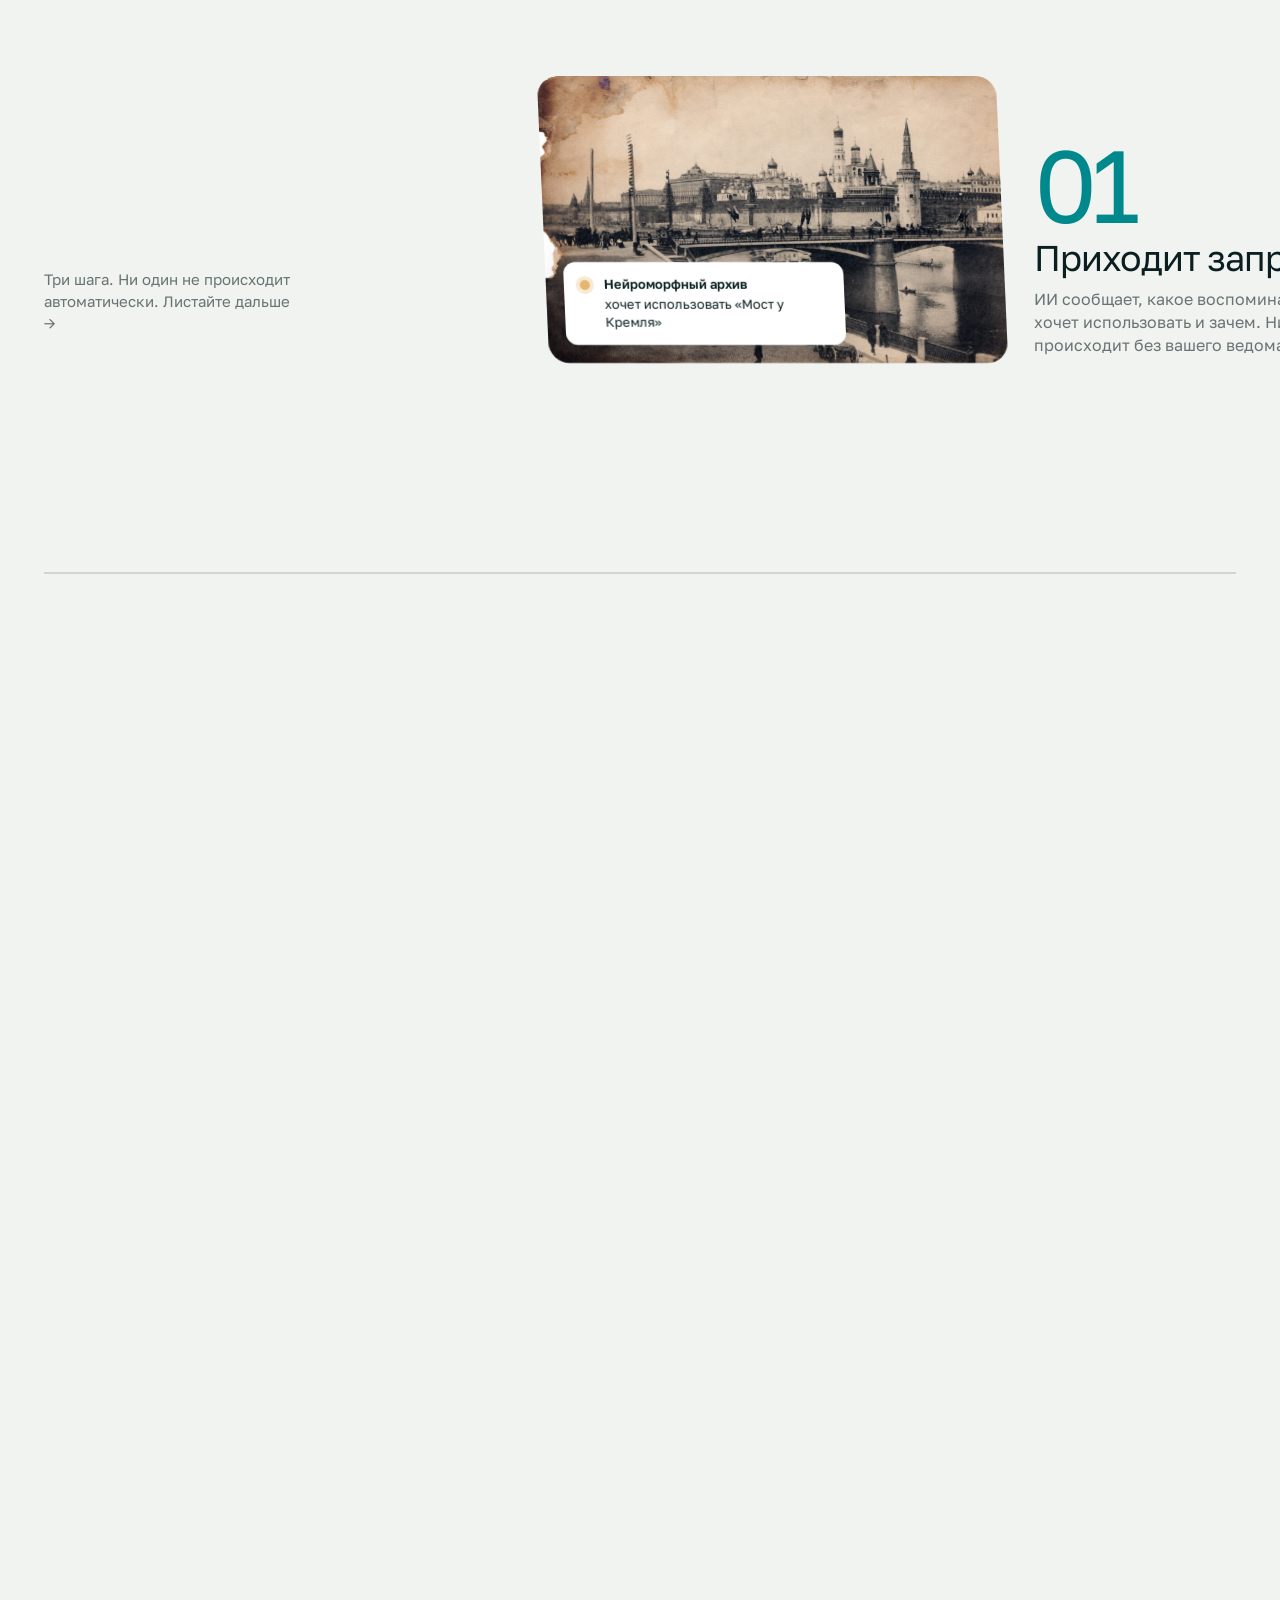
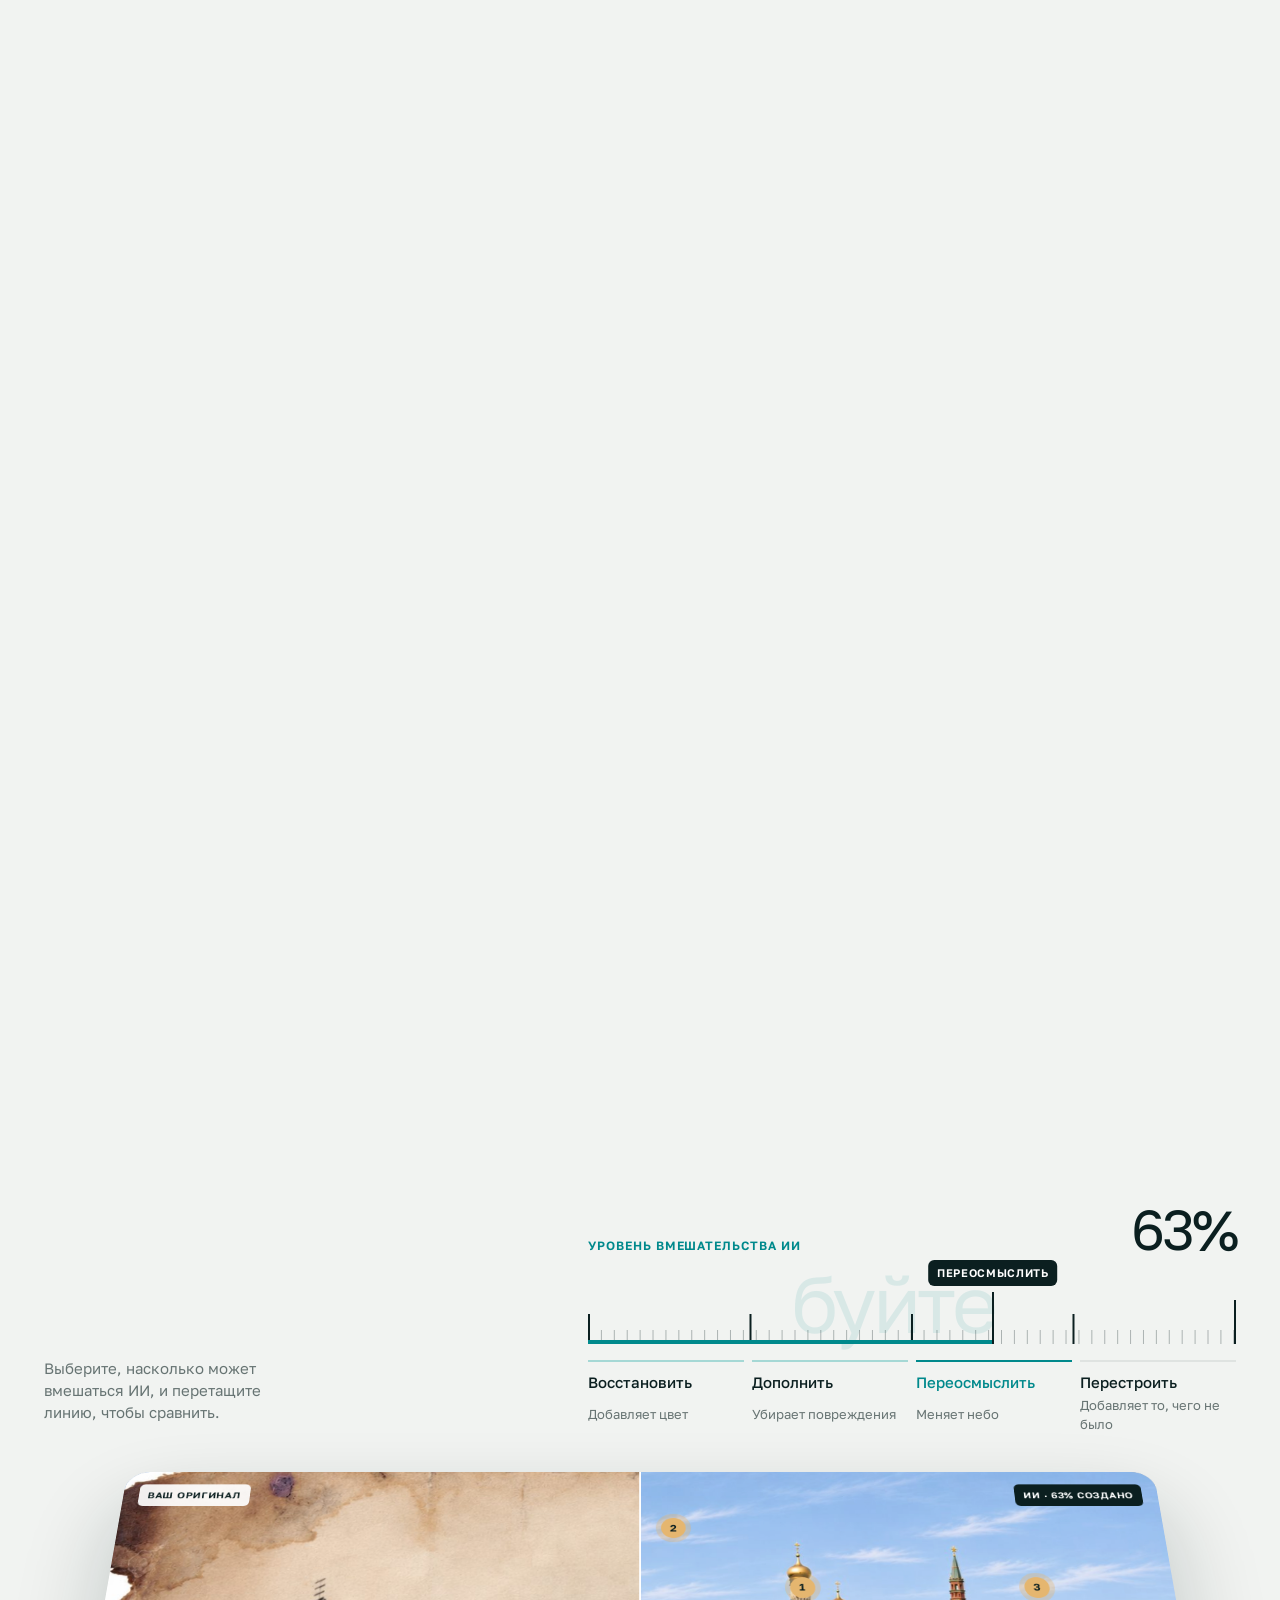
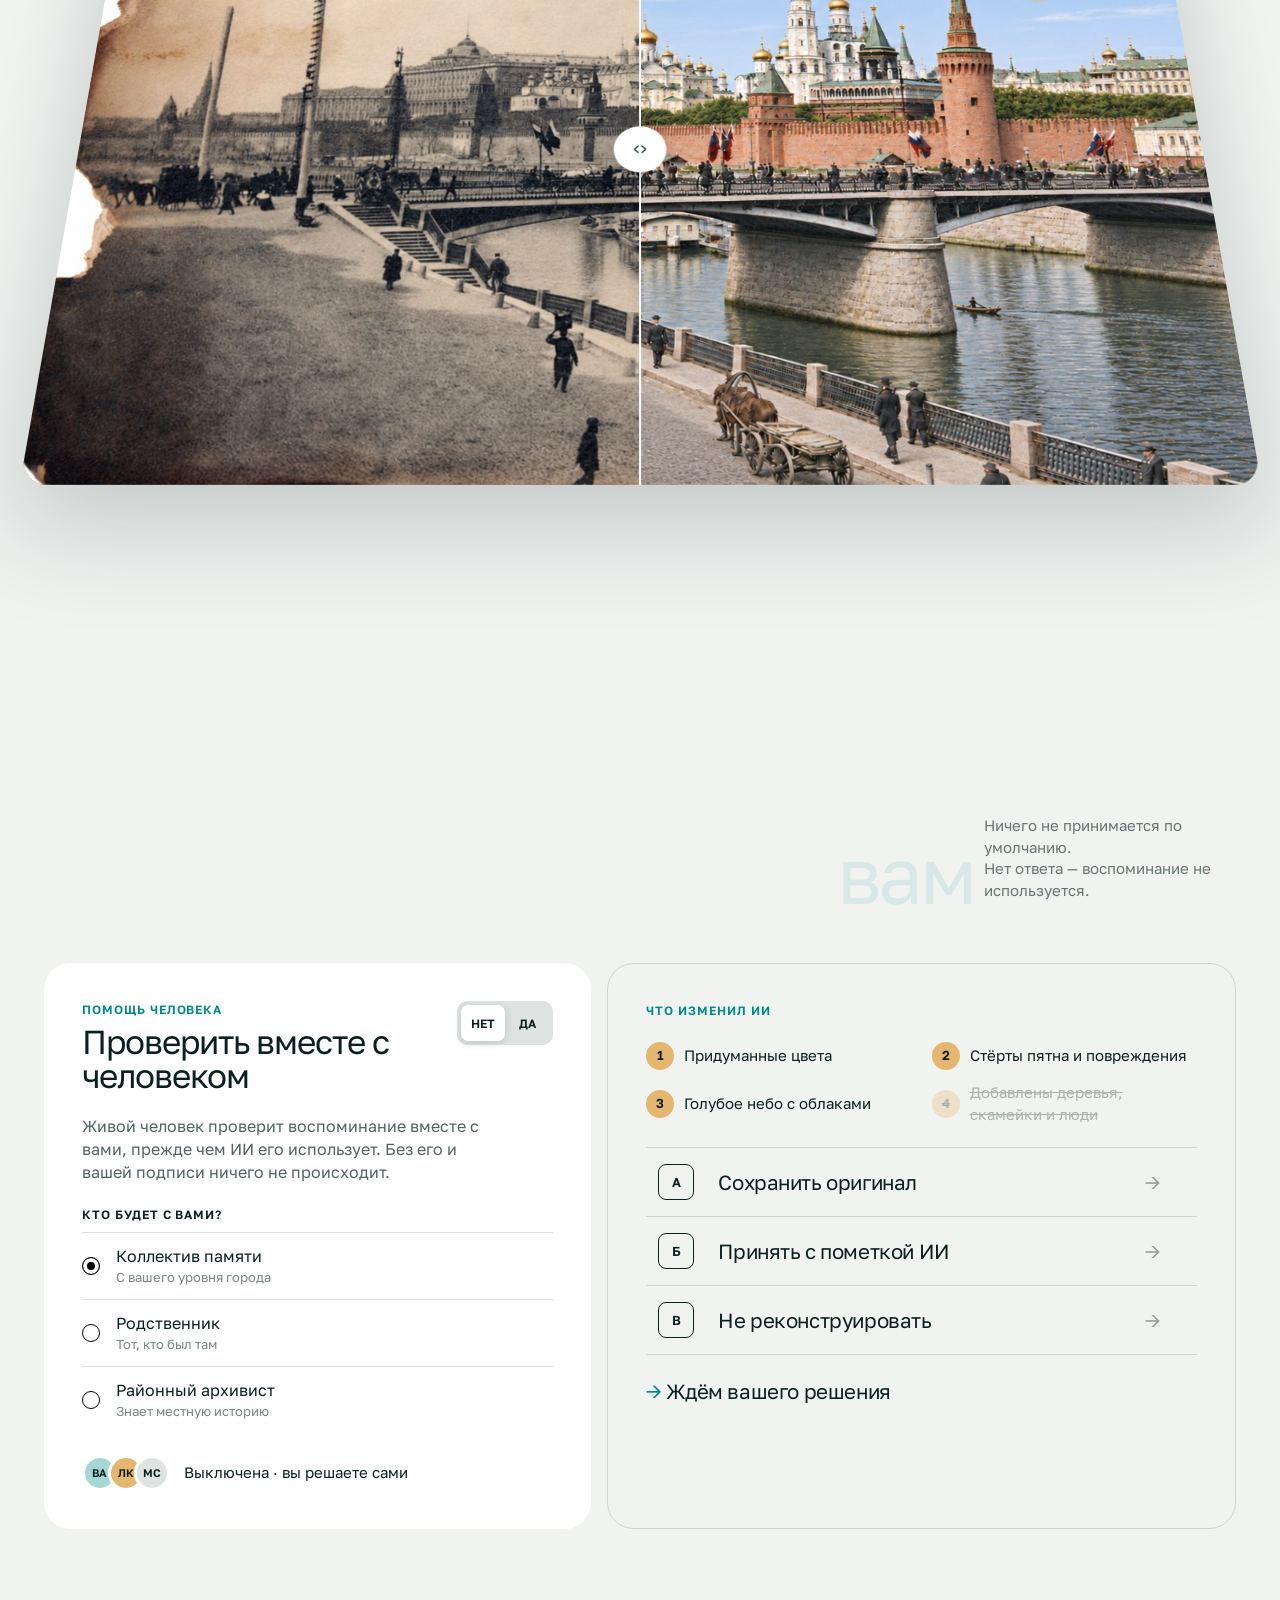
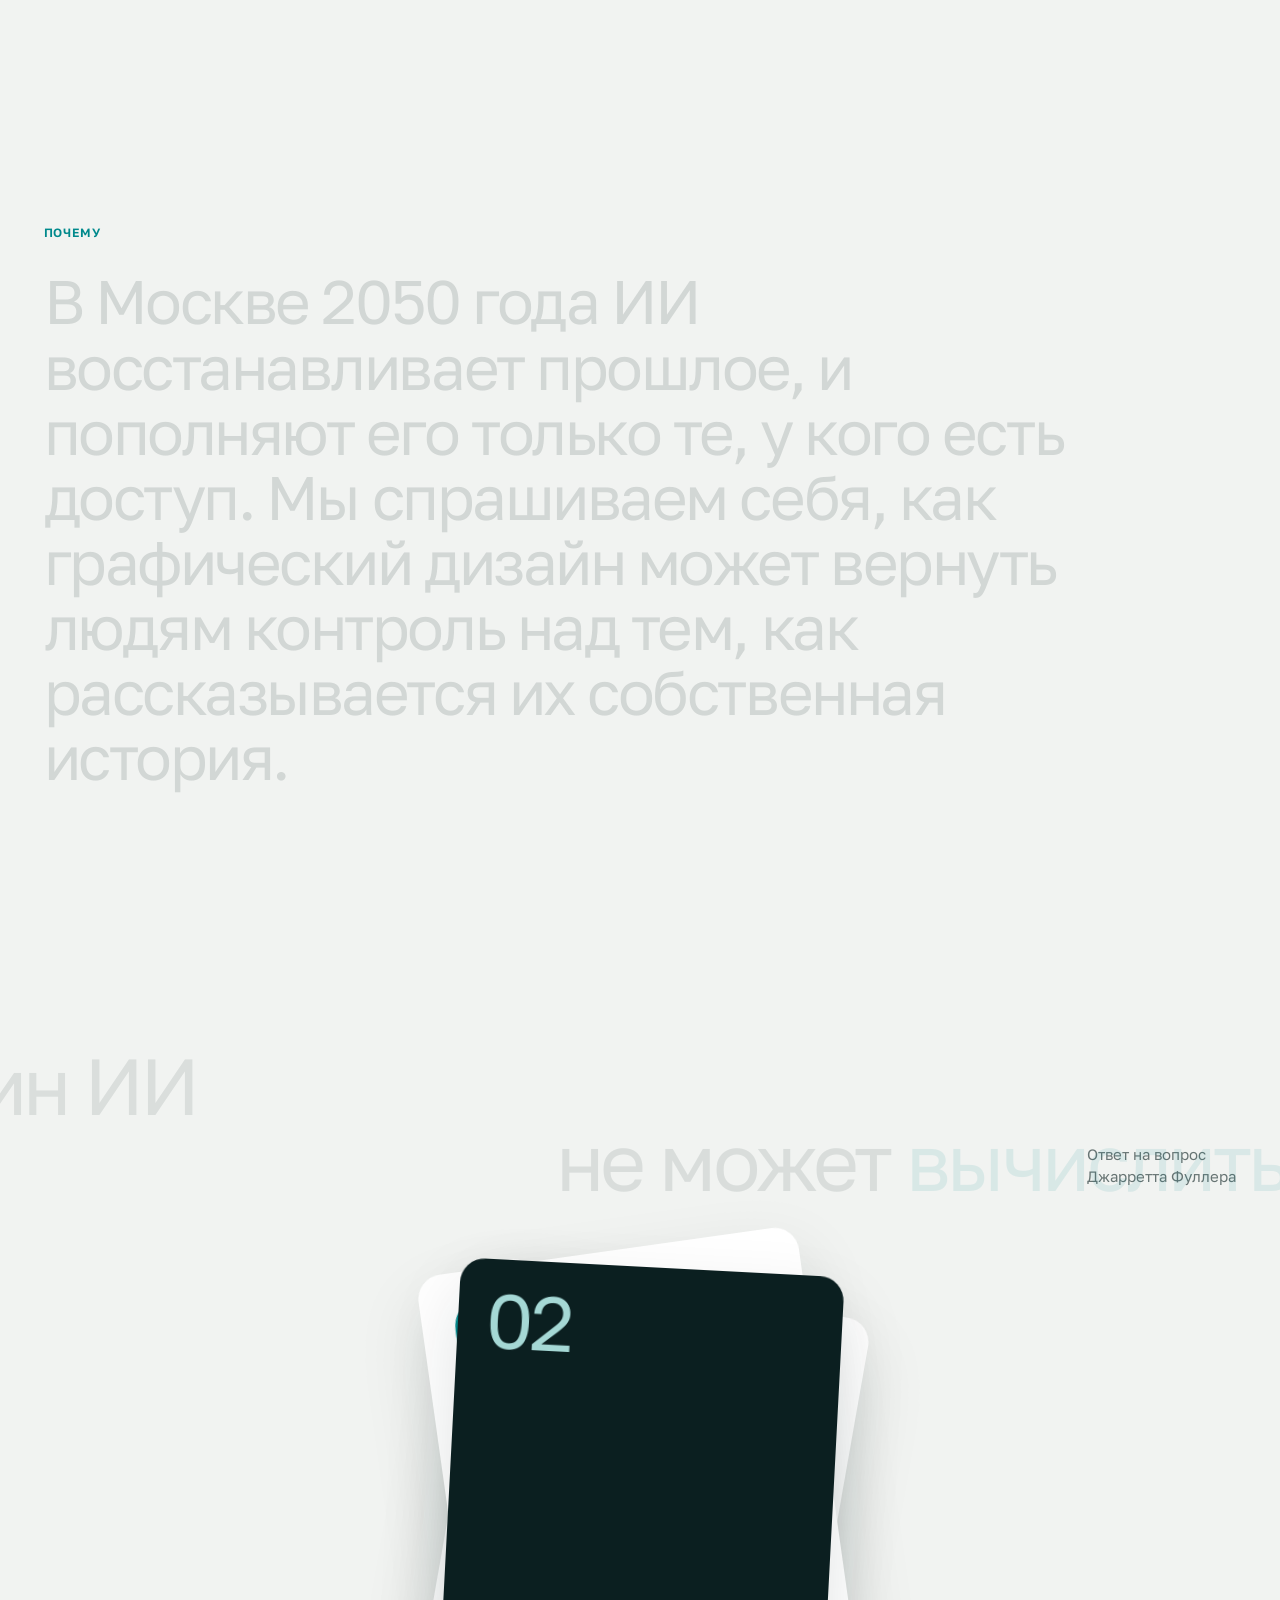
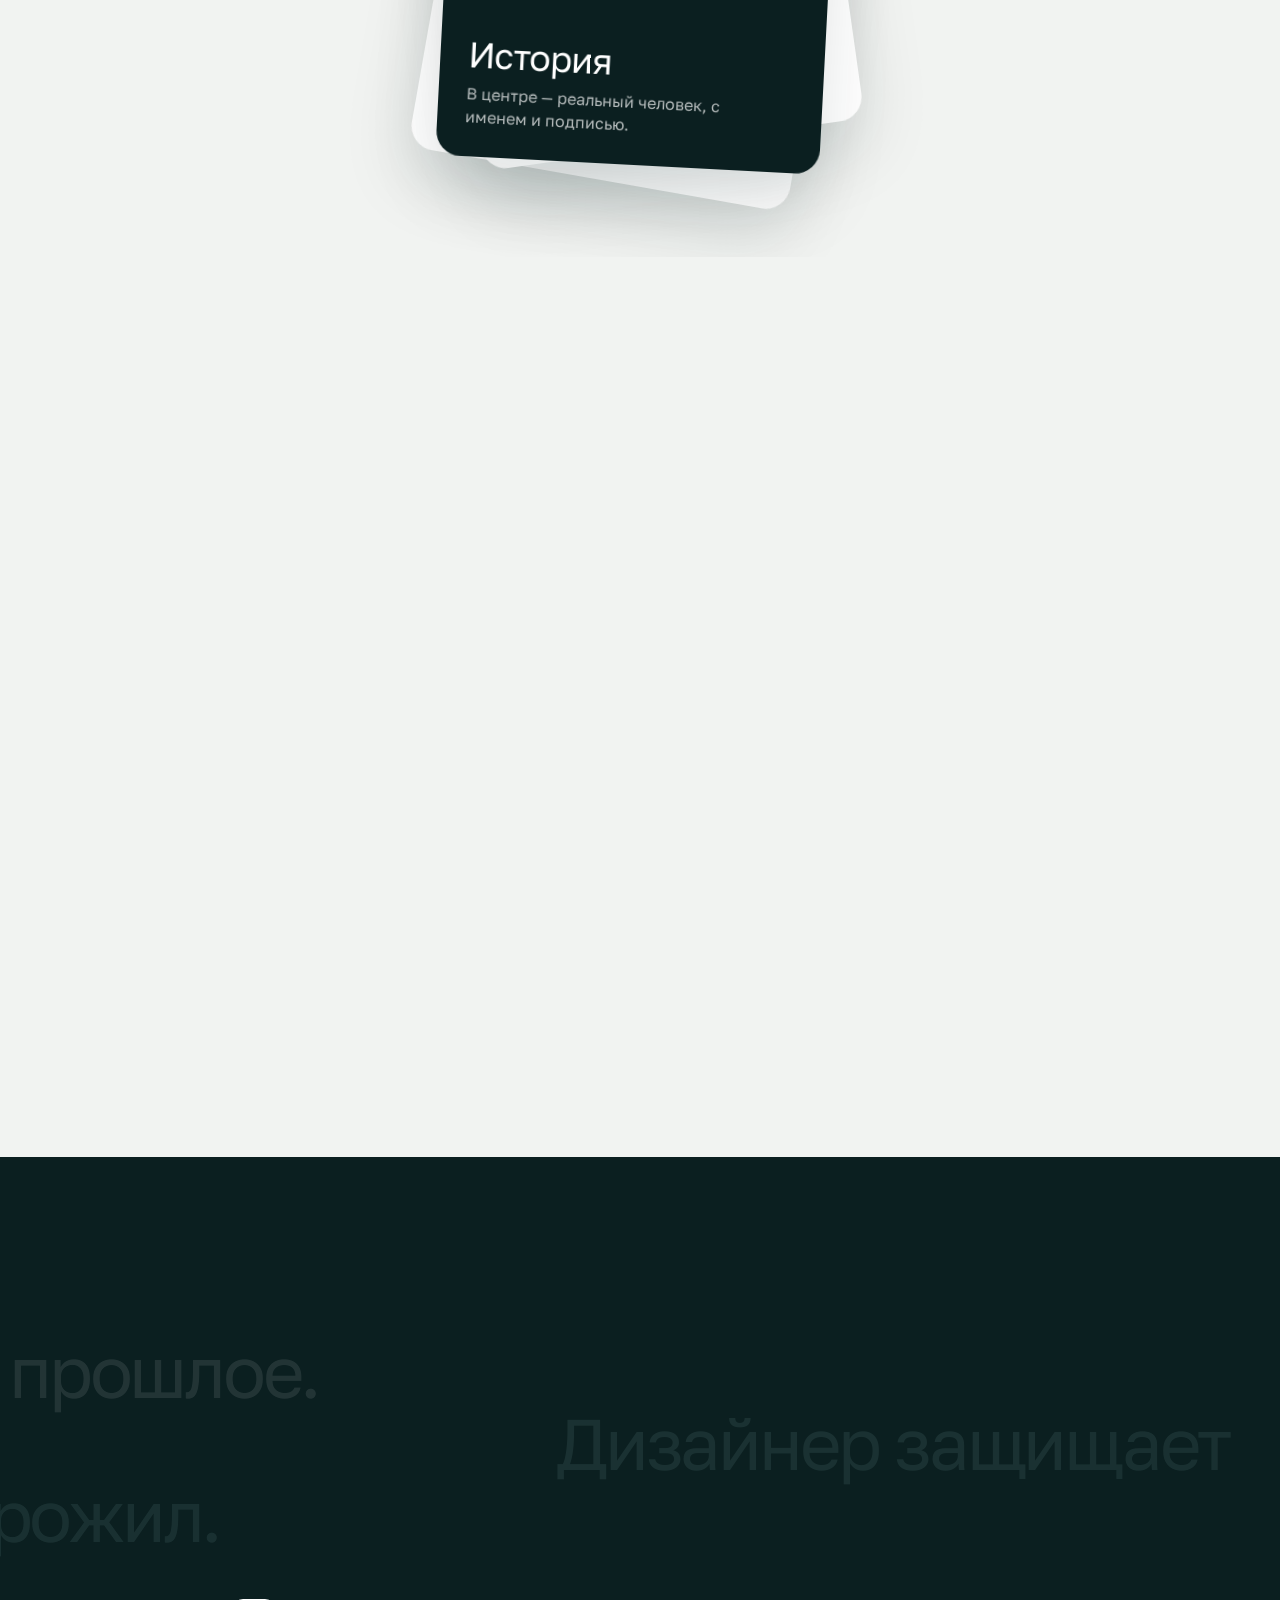
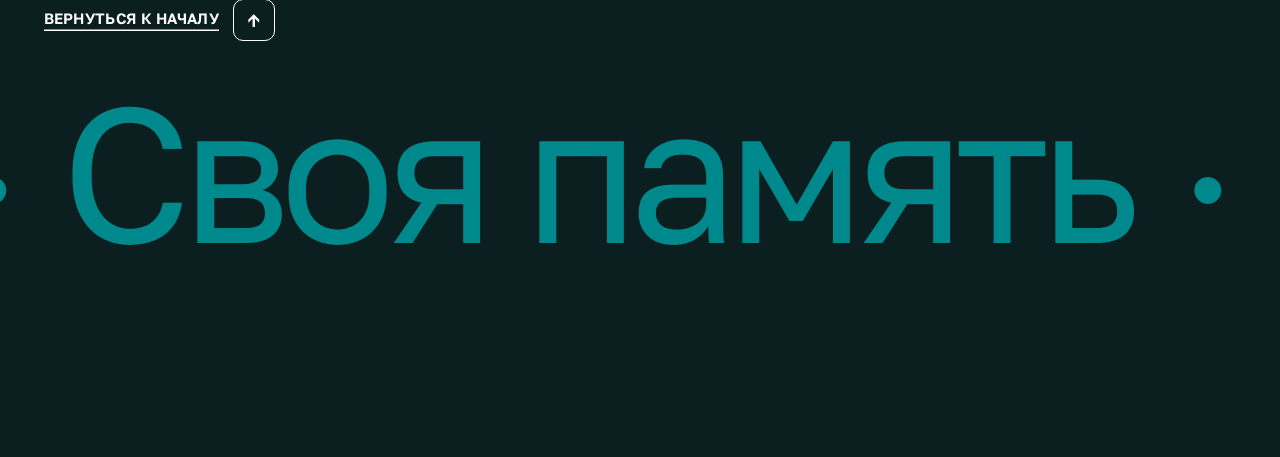
<file: index-ru.html>
<!DOCTYPE html>
<html lang="ru">
<head>
  <meta charset="UTF-8">
  <meta name="viewport" content="width=device-width, initial-scale=1.0">
  <title>Своя память · Москва 2050</title>

  <!-- Golos Text: шрифт российской студии Paratype, поддерживает кириллицу
       (General Sans кириллицу не поддерживает) -->
  <link rel="preconnect" href="https://fonts.googleapis.com">
  <link rel="preconnect" href="https://fonts.gstatic.com" crossorigin>
  <link rel="stylesheet" href="https://fonts.googleapis.com/css2?family=Golos+Text:wght@400;500;600&display=swap">

  <link rel="stylesheet" href="styles.css">
  <style>
    /* Ajustes solo para la versión en ruso */
    :root { --fuente: "Golos Text", system-ui, sans-serif; }
    .gigante { font-size: clamp(44px, min(7vw, 11.5vh), 118px); }
    .portada__frase { font-size: clamp(28px, min(4vw, 6.6vh), 66px); max-width: 19em; }
    .grande { font-size: clamp(40px, min(6.2vw, 10.5vh), 100px); }
  </style>
  <script src="script.js" defer></script>
</head>
<body>

  <!-- ===== ШАПКА ===== -->
  <header class="header">
    <a href="#inicio" class="logo">
      <span class="logo__simbolo" aria-hidden="true"><i></i><i></i></span>
      Своя память
    </a>
    <div class="header__der">
      <nav class="idiomas" aria-label="Язык">
        <a href="index.html" lang="es">ES</a>
        <a href="index-ru.html" aria-current="page">RU</a>
      </nav>
      <p class="header__meta">Москва <span>2050</span></p>
    </div>
  </header>

  <nav class="indice" id="indice" aria-label="Разделы"></nav>

  <nav class="control" aria-label="Навигация по странице">
    <button class="control__flecha" id="anterior" aria-label="Предыдущий раздел">
      <svg viewBox="0 0 24 24" width="18" height="18" fill="none" stroke="currentColor" stroke-width="2" stroke-linecap="round" stroke-linejoin="round" aria-hidden="true"><path d="M12 19V5M5 12l7-7 7 7"></path></svg>
    </button>

    <span class="control__barra" aria-hidden="true"><i id="barraProgreso"></i></span>
    <span class="control__aviso" id="avisoSeguir" aria-live="polite"></span>

    <button class="control__flecha" id="siguiente" aria-label="Следующий раздел">
      <svg viewBox="0 0 24 24" width="18" height="18" fill="none" stroke="currentColor" stroke-width="2" stroke-linecap="round" stroke-linejoin="round" aria-hidden="true"><path d="M12 5v14M19 12l-7 7-7-7"></path></svg>
    </button>

    <button class="control__ia" id="modoIA" aria-pressed="false">
      <span class="conmutador" aria-hidden="true"><i></i></span>
      Режим ИИ
    </button>
  </nav>

  <div class="aviso-ia" role="status">Вы видите версию, которую создал бы ИИ</div>

  <main>

    <!-- 01 · ОБЛОЖКА -->
    <section class="bloque bloque--fijo portada" id="inicio" data-nombre="Обложка" style="--alto: 230vh">
      <div class="fijo">
        <h1 class="portada__frase" data-anim="lineas">
          <span class="linea"><span>Интерфейс, который заставляет ИИ</span></span>
          <span class="linea"><span><em>спрашивать разрешения,</em> прежде чем</span></span>
          <span class="linea"><span>переписать ваши воспоминания.</span></span>
        </h1>

        <div class="pista-scroll" aria-hidden="true">
          <span class="pista-scroll__raton"><i></i></span>
          Листайте
        </div>

        <figure class="portada__foto" id="portadaFoto">
          <img src="assets/moscu-2050-vodogreev.webp" alt="Москва в 2050 году: вертикальный город с куполами, дирижаблями и зданиями-садами">
          <div class="portada__velo"></div>
          <ol class="portada__escenario" id="escenario">
            <li data-en="0.30"><b>01</b><span>ИИ восстанавливает историю — даже то, чего никогда не было.</span></li>
            <li data-en="0.52"><b>02</b><span>Её пополняют только те, у кого есть доступ.</span></li>
            <li data-en="0.74"><b>03</b><span>Никто не понимает, как он принимает решения.</span></li>
          </ol>
          <figcaption class="pie-foto">Рис. 1 — Moscow 2050, Vodogreev · Earth 2050</figcaption>
        </figure>
      </div>
    </section>

    <!-- 02 · ИДЕЯ -->
    <section class="bloque idea" id="idea" data-nombre="Идея" data-auto>
      <div class="fijo">
        <svg class="arco" viewBox="0 0 1000 900" preserveAspectRatio="none" aria-hidden="true">
          <path id="arcoTrazo" pathLength="1" d="M -80 120 C 300 80, 560 330, 430 960"></path>
        </svg>

        <h2 class="gigante" id="gigante">
          <span class="gigante__linea" data-lado="-1"><span class="sangria">Прошлое</span></span>
          <span class="gigante__linea" data-lado="1">не хранят,</span>
          <span class="gigante__linea" data-lado="-1">его</span>
          <span class="gigante__linea" data-lado="1"><em>генерируют.</em></span>
        </h2>

        <div class="idea__lado" id="ideaLado">
          <figure class="duotono">
            <img src="assets/moscu-2050-kremlin.webp" alt="Кремль, воссозданный так, как его представил бы ИИ">
            <figcaption class="pie-foto">Рис. 2 — «Идеальное» прошлое, созданное ИИ</figcaption>
          </figure>
          <p>
            В Москве 2050 года ИИ восстанавливает историю по тому, что загружают люди. <b>Своя память</b> — это недостающая пауза: прежде чем тронуть воспоминание, ИИ спрашивает вас, показывает, что изменит, и решение остаётся за вами.
          </p>
        </div>
      </div>
    </section>

    <!-- 03 · КАК ЭТО РАБОТАЕТ -->
    <section class="bloque bloque--fijo como" id="como" data-nombre="Как это работает" style="--alto: 320vh">
      <div class="fijo">
        <div class="como__pista" id="comoPista">
          <div class="como__intro">
            <h2 class="grande" data-deslizar>
              <span class="desliza" data-lado="-1">Как это</span>
              <span class="desliza" data-lado="1">работает</span>
            </h2>
            <p class="cabeza__nota">Три шага. Ни один не происходит автоматически. Листайте дальше →</p>
          </div>

          <article class="paso">
            <figure class="paso__imagen">
              <img src="assets/recuerdo/0-original.jpg" alt="">
              <span class="paso__aviso">
                <b>Нейроморфный архив</b>
                хочет использовать «Мост у Кремля»
              </span>
            </figure>
            <div class="paso__texto">
              <span class="paso__num">01</span>
              <h3>Приходит запрос</h3>
              <p>ИИ сообщает, какое воспоминание хочет использовать и зачем. Ничего не происходит без вашего ведома.</p>
            </div>
          </article>

          <article class="paso">
            <figure class="paso__imagen paso__imagen--partida">
              <img src="assets/recuerdo/0-original.jpg" alt="">
              <img src="assets/recuerdo/4-reconstruir.jpg" alt="">
            </figure>
            <div class="paso__texto">
              <span class="paso__num">02</span>
              <h3>Вы сравниваете</h3>
              <p>Ваш оригинал рядом с версией ИИ, каждое изменение отмечено.</p>
            </div>
          </article>

          <article class="paso">
            <figure class="paso__imagen">
              <img src="assets/recuerdo/0-original.jpg" alt="">
              <span class="paso__sello">Защищено</span>
            </figure>
            <div class="paso__texto">
              <span class="paso__num">03</span>
              <h3>Вы решаете и подписываете</h3>
              <p>Сохраняете оригинал, принимаете изменения с пометкой ИИ или отказываетесь от реконструкции.</p>
            </div>
          </article>
        </div>

        <div class="como__progreso" aria-hidden="true"><i id="comoBarra"></i></div>
      </div>
    </section>

    <!-- 04 · ПОПРОБУЙТЕ -->
    <section class="bloque demo" id="demo" data-nombre="Попробуйте">
      <div class="demo__arriba">
        <div class="demo__titulo">
          <h2 class="grande" data-deslizar>
            <span class="desliza desliza--pegada" data-lado="-1">Попро</span><span class="desliza desliza--pegada" data-lado="1"><em>буйте</em></span>
          </h2>
          <p class="cabeza__nota" data-anim="subir">Выберите, насколько может вмешаться ИИ, и перетащите линию, чтобы сравнить.</p>
        </div>

        <div class="regla" data-anim="subir" style="--d: .15s">
          <div class="regla__cabeza">
            <span class="regla__etiqueta">Уровень вмешательства ИИ</span>
            <span class="regla__valor"><output id="nivelValor" for="nivel">63</output>%</span>
          </div>

          <div class="regla__escala" id="escala">
            <span class="regla__lleno" id="reglaLleno"></span>
            <span class="regla__aguja" id="aguja"><b id="nivelNombre">Переосмыслить</b></span>
            <input type="range" id="nivel" min="1" max="100" value="63"
                   aria-label="Уровень вмешательства ИИ, от 1 до 100 процентов">
          </div>

          <ol class="regla__zonas" id="niveles">
            <li data-desde="1"><b>Восстановить</b><span>Добавляет цвет</span></li>
            <li data-desde="26"><b>Дополнить</b><span>Убирает повреждения</span></li>
            <li data-desde="51"><b>Переосмыслить</b><span>Меняет небо</span></li>
            <li data-desde="76"><b>Перестроить</b><span>Добавляет то, чего не было</span></li>
          </ol>
        </div>
      </div>

      <div class="demo__escena">
        <div class="demo__tarjeta" id="demoTarjeta">
          <div class="visor" id="visor" style="--pos: 50%;">
            <div class="visor__ia" id="versionesIA">
              <img class="visor__img" src="assets/recuerdo/1-restaurar.jpg" alt="Версия ИИ: восстановленная и раскрашенная">
              <img class="visor__img" src="assets/recuerdo/2-completar.jpg" alt="Версия ИИ: повреждения убраны">
              <img class="visor__img" src="assets/recuerdo/3-reinterpretar.jpg" alt="Версия ИИ: небо переосмыслено">
              <img class="visor__img" src="assets/recuerdo/4-reconstruir.jpg" alt="Версия ИИ: сцена перестроена с новыми элементами">
            </div>
            <img class="visor__img visor__img--original" src="assets/recuerdo/0-original.jpg" alt="Ваше оригинальное воспоминание: открытка в сепии с мостом у Кремля">

            <span class="visor__rotulo">Ваш оригинал</span>
            <span class="visor__rotulo visor__rotulo--der">ИИ · <b id="rotuloNivel">63</b>% создано</span>
            <span class="visor__sello" id="seloHumano">Проверка человеком включена</span>

            <i class="marcador" data-desde="1"  style="top: 20%; left: 64%;">1</i>
            <i class="marcador" data-desde="26" style="top: 9%;  left: 52%;">2</i>
            <i class="marcador" data-desde="51" style="top: 20%; left: 86%;">3</i>
            <i class="marcador" data-desde="76" style="top: 82%; left: 70%;">4</i>

            <div class="visor__linea">
              <span class="visor__manija" aria-hidden="true">
                <svg viewBox="0 0 24 24" width="16" height="16" fill="none" stroke="currentColor" stroke-width="2" stroke-linecap="round" stroke-linejoin="round"><path d="M9 6l-6 6 6 6M15 6l6 6-6 6"></path></svg>
              </span>
            </div>
            <input type="range" min="0" max="100" value="50" id="deslizador" aria-label="Сравнить оригинал с версией ИИ">
          </div>
        </div>
      </div>
    </section>

    <!-- 05 · РЕШЕНИЕ -->
    <section class="bloque decide-bloque" id="decide" data-nombre="Решение">
      <div class="cabeza">
        <h2 class="grande" data-deslizar>
          <span class="desliza desliza--pegada" data-lado="-1">Решать</span> <span class="desliza desliza--pegada" data-lado="1"><em>вам</em></span>
        </h2>
        <p class="cabeza__nota" data-anim="subir">Ничего не принимается по умолчанию.<br>Нет ответа — воспоминание не используется.</p>
      </div>

      <div class="decide">
        <article class="humano" data-anim="subir" style="--d: .1s">
          <div class="humano__cabeza">
            <div>
              <p class="etiqueta-seccion">Помощь человека</p>
              <h3 class="humano__titulo">Проверить вместе с человеком</h3>
            </div>
            <button class="interruptor" id="humano" aria-pressed="false" aria-label="Запросить проверку человеком">
              <span class="interruptor__no" aria-hidden="true">Нет</span>
              <span class="interruptor__si" aria-hidden="true">Да</span>
              <i aria-hidden="true"></i>
            </button>
          </div>

          <p class="humano__texto">Живой человек проверит воспоминание вместе с вами, прежде чем ИИ его использует. Без его и вашей подписи ничего не происходит.</p>

          <fieldset class="acompanante">
            <legend>Кто будет с вами?</legend>
            <label><input type="radio" name="acompanante" value="Коллектив памяти" checked><span>Коллектив памяти</span><small>С вашего уровня города</small></label>
            <label><input type="radio" name="acompanante" value="Родственник"><span>Родственник</span><small>Тот, кто был там</small></label>
            <label><input type="radio" name="acompanante" value="Районный архивист"><span>Районный архивист</span><small>Знает местную историю</small></label>
          </fieldset>

          <p class="humano__estado"><span class="avatares" aria-hidden="true"><i>ВА</i><i>ЛК</i><i>МС</i></span><span id="humanoEstado">Выключена · вы решаете сами</span></p>
        </article>

        <div class="decision" data-anim="subir" style="--d: .2s">
          <p class="etiqueta-seccion">Что изменил ИИ</p>
          <ul class="cambios">
            <li data-desde="1"><i class="marcador">1</i> Придуманные цвета</li>
            <li data-desde="26"><i class="marcador">2</i> Стёрты пятна и повреждения</li>
            <li data-desde="51"><i class="marcador">3</i> Голубое небо с облаками</li>
            <li data-desde="76"><i class="marcador">4</i> Добавлены деревья, скамейки и люди</li>
          </ul>

          <div class="opciones" role="group" aria-label="Ваше решение">
            <button class="opcion" data-decision="Вы сохранили оригинал. ИИ не будет его менять.">
              <span class="opcion__letra">А</span>
              <span class="opcion__texto">Сохранить оригинал</span>
              <span class="opcion__flecha" aria-hidden="true">→</span>
            </button>
            <button class="opcion" data-decision="Вы приняли изменения. Они будут отмечены как созданные ИИ.">
              <span class="opcion__letra">Б</span>
              <span class="opcion__texto">Принять с пометкой ИИ</span>
              <span class="opcion__flecha" aria-hidden="true">→</span>
            </button>
            <button class="opcion" data-decision="Реконструкции не будет. Ваше воспоминание защищено.">
              <span class="opcion__letra">В</span>
              <span class="opcion__texto">Не реконструировать</span>
              <span class="opcion__flecha" aria-hidden="true">→</span>
            </button>
          </div>
          <p class="decision__estado" id="estado" aria-live="polite">Ждём вашего решения</p>
        </div>
      </div>
    </section>

    <!-- 06 · ПОЧЕМУ -->
    <section class="bloque porque" id="por-que" data-nombre="Почему" data-auto>
      <div class="fijo">
        <p class="etiqueta-seccion">Почему</p>
        <p class="porque__texto" id="textoLlenar">
          В Москве 2050 года ИИ восстанавливает прошлое, и пополняют его только те, у кого есть доступ. Мы спрашиваем себя, как графический дизайн может вернуть людям контроль над тем, как рассказывается их собственная история.
        </p>
      </div>
    </section>

    <!-- 07 · ФУЛЛЕР -->
    <section class="bloque bloque--fijo fuller-bloque" id="fuller" data-nombre="Фуллер" style="--alto: 200vh">
      <div class="fijo">
        <div class="cabeza">
          <h2 class="grande" data-deslizar>
            <span class="desliza" data-lado="-1">То, что ни один ИИ</span>
            <span class="desliza" data-lado="1">не может <em>вычислить</em></span>
          </h2>
          <p class="cabeza__nota">Ответ на вопрос<br>Джарретта Фуллера</p>
        </div>

        <div class="fuller" id="fullerMazo">
          <article class="fuller__tarjeta">
            <span class="fuller__num">01</span>
            <div><h3>Точка зрения</h3><p>ИИ знает, что произошло, но не знает, что это значит для того, кто это пережил.</p></div>
          </article>
          <article class="fuller__tarjeta">
            <span class="fuller__num">02</span>
            <div><h3>История</h3><p>В центре — реальный человек, с именем и подписью.</p></div>
          </article>
          <article class="fuller__tarjeta">
            <span class="fuller__num">03</span>
            <div><h3>Трение</h3><p>Намеренная пауза: увидеть, понять и решить.</p></div>
          </article>
        </div>
      </div>
    </section>

    <!-- 08 · ФИНАЛ -->
    <section class="bloque cierre" id="cierre" data-nombre="Финал">
      <p class="cierre__frase" data-deslizar>
        <span class="desliza" data-lado="-1">ИИ вычисляет прошлое.</span>
        <span class="desliza" data-lado="1"><em>Дизайнер защищает</em></span>
        <span class="desliza" data-lado="-1"><em>того, кто его прожил.</em></span>
      </p>

      <a href="#inicio" class="enlace enlace--claro" data-anim="subir" style="--d: .3s">
        <span class="enlace__texto"><span data-texto="Вернуться к началу">Вернуться к началу</span></span>
        <span class="enlace__flecha" aria-hidden="true">↑</span>
      </a>

      <div class="cinta" aria-hidden="true">
        <div class="cinta__pista" id="cinta">
          <span>Своя память</span><span>·</span><span>Своя память</span><span>·</span>
          <span>Своя память</span><span>·</span><span>Своя память</span><span>·</span>
        </div>
      </div>
    </section>

  </main>

</body>
</html>
</file>
<file: styles.css>
/* =========================================================
   MEMORIA PROPIA · Moscú 2050
   Estilo: claro, titulares grandes en peso regular (referencia Lusion).
   Scroll interactivo: secciones que se quedan fijas mientras la
   animación avanza con la rueda, un tramo que se recorre de lado,
   y movimiento que reacciona a la velocidad del scroll.
   Paleta teal + ámbar · General Sans
   ========================================================= */

/* ---------- 1. Variables ---------- */
:root {
  --fondo:     #F1F3F1;
  --blanco:    #FFFFFF;
  --tinta:     #0B1F20;
  --petroleo:  #073B3C;
  --teal:      #006D70;
  --electrico: #00898C;
  --agua:      #A5D8D5;
  --ambar:     #E5B66F;
  --gris:      #DFE3E1;
  --linea:     rgba(11, 31, 32, 0.14);
  --texto-2:   rgba(11, 31, 32, 0.6);

  --fuente: "General Sans", system-ui, sans-serif;
  --margen: clamp(16px, 3.4vw, 48px);
  --radio: clamp(16px, 1.6vw, 24px);
  --curva: cubic-bezier(0.22, 1, 0.36, 1);
  --vel: 0deg;   /* script.js: inclinación según la velocidad del scroll */
}

/* ---------- 2. Base ---------- */
*,
*::before,
*::after {
  box-sizing: border-box;
  margin: 0;
  padding: 0;
}

body {
  font-family: var(--fuente);
  font-size: 18px;
  line-height: 1.45;
  color: var(--tinta);
  background: var(--fondo);
  overflow-x: hidden;
}

a { color: inherit; text-decoration: none; }
ol, ul { list-style: none; }
img { display: block; }
fieldset { border: none; }

button {
  font: inherit;
  color: inherit;
  background: none;
  border: none;
  cursor: pointer;
}

em {
  font-style: normal;
  color: var(--electrico);
}

.etiqueta-seccion {
  font-size: 12px;
  font-weight: 600;
  letter-spacing: 0.08em;
  text-transform: uppercase;
  color: var(--electrico);
}

.grande {
  font-size: clamp(44px, min(7.2vw, 12vh), 116px);
  font-weight: 400;
  line-height: 0.95;
  letter-spacing: -0.045em;
}

.cabeza {
  display: flex;
  justify-content: space-between;
  align-items: flex-end;
  gap: 32px;
  margin-bottom: clamp(28px, 4vw, 56px);
}

.cabeza__nota {
  max-width: 28ch;
  padding-bottom: 10px;
  font-size: 15px;
  color: var(--texto-2);
}

/* Pie de foto editorial */
.pie-foto {
  position: absolute;
  right: 18px;
  bottom: 14px;
  font-size: 11px;
  letter-spacing: 0.04em;
  color: rgba(255, 255, 255, 0.85);
}

/* ---------- 3. Aparición al llegar a la pantalla ---------- */
.linea {
  display: block;
  overflow: hidden;
  padding-bottom: 0.08em;
  margin-bottom: -0.08em;
}

.linea > span {
  display: inline-block;
  transition: transform 1.2s var(--curva);
}

.js [data-anim="lineas"]:not(.visible) .linea > span {
  transform: translateY(108%);
}

.linea:nth-child(2) > span { transition-delay: 0.08s; }
.linea:nth-child(3) > span { transition-delay: 0.16s; }

.js [data-anim="subir"] {
  transition: opacity 0.9s var(--curva), transform 1.1s var(--curva);
  transition-delay: var(--d, 0s);
}

.js [data-anim="subir"]:not(.visible) {
  opacity: 0;
  transform: translateY(40px);
}

/* Títulos cuyas palabras entran desde los lados con el scroll (script.js) */
.desliza {
  display: block;
  white-space: nowrap;
  will-change: transform;
}

.desliza--pegada {
  display: inline-block;
}

/* ---------- 4. Encabezado ---------- */
.header {
  position: fixed;
  inset: 0 0 auto 0;
  z-index: 50;
  display: flex;
  justify-content: space-between;
  align-items: center;
  padding: 26px var(--margen);
  pointer-events: none;
  transition: color 0.5s;
}

.header > * { pointer-events: auto; }

/* Sobre la foto de la portada el encabezado se vuelve blanco */
.header--claro,
.oscuro .header { color: var(--blanco); }

.logo {
  display: flex;
  align-items: center;
  gap: 12px;
  font-size: 20px;
  font-weight: 500;
  letter-spacing: -0.01em;
}

.logo__simbolo {
  position: relative;
  width: 26px;
  height: 26px;
}

.logo__simbolo i {
  position: absolute;
  width: 18px;
  height: 18px;
  border-radius: 5px;
}

.logo__simbolo i:first-child {
  top: 0;
  left: 0;
  background: currentColor;
}

.logo__simbolo i:last-child {
  right: 0;
  bottom: 0;
  background: var(--electrico);
  opacity: 0.9;
  transition: transform 0.6s var(--curva);
}

.logo:hover .logo__simbolo i:last-child {
  transform: translate(-8px, -8px);
}

.header__der {
  display: flex;
  align-items: center;
  gap: 18px;
}

/* Cambio de idioma ES / RU */
.idiomas {
  display: flex;
  gap: 4px;
  font-size: 12px;
  font-weight: 600;
  letter-spacing: 0.06em;
}

.idiomas a {
  padding: 3px 6px;
  border-radius: 5px;
  opacity: 0.45;
  transition: opacity 0.3s;
}

.idiomas a:hover { opacity: 1; }

.idiomas a[aria-current] {
  opacity: 1;
  box-shadow: inset 0 0 0 1.5px currentColor;
}

.header__meta {
  font-size: 13px;
  font-weight: 600;
  letter-spacing: 0.08em;
  text-transform: uppercase;
}

.header__meta span {
  margin-left: 6px;
  padding: 3px 8px;
  border: 1.5px solid currentColor;
  border-radius: 6px;
}

/* ---------- 5. Índice lateral ---------- */
.indice {
  position: fixed;
  right: 18px;
  top: 50%;
  z-index: 45;
  display: flex;
  flex-direction: column;
  align-items: flex-end;
  gap: 10px;
  transform: translateY(-50%);
  transition: color 0.5s;
}

.oscuro .indice { color: var(--blanco); }

.indice button {
  display: flex;
  align-items: center;
  gap: 10px;
  height: 14px;
  font-size: 12px;
  font-weight: 500;
}

.indice__nombre {
  opacity: 0;
  transform: translateX(8px);
  transition: opacity 0.3s, transform 0.4s var(--curva);
  white-space: nowrap;
}

.indice__raya {
  width: 14px;
  height: 2px;
  background: currentColor;
  opacity: 0.35;
  transition: width 0.5s var(--curva), opacity 0.3s;
}

.indice:hover button.activo .indice__nombre,
.indice button:hover .indice__nombre {
  opacity: 1;
  transform: none;
}

.indice button.activo .indice__raya {
  width: 36px;
  opacity: 1;
}

/* ---------- 6. Control inferior ---------- */
.control {
  position: fixed;
  left: 50%;
  bottom: 20px;
  z-index: 55;
  display: flex;
  align-items: center;
  gap: 6px;
  padding: 6px;
  border-radius: 16px;
  background: rgba(11, 31, 32, 0.92);
  border: 1px solid rgba(255, 255, 255, 0.08);
  backdrop-filter: blur(16px);
  -webkit-backdrop-filter: blur(16px);
  color: var(--blanco);
  box-shadow: 0 20px 50px rgba(11, 31, 32, 0.25);
  transform: translateX(-50%);
}

/* Botones cuadrados de flecha */
.control__flecha {
  display: grid;
  place-items: center;
  width: 42px;
  height: 42px;
  border-radius: 10px;
  background: rgba(255, 255, 255, 0.08);
  transition: background 0.3s, transform 0.4s var(--curva);
}

.control__flecha:hover {
  background: var(--blanco);
  color: var(--tinta);
}

#siguiente:hover { transform: translateY(2px); }
#anterior:hover  { transform: translateY(-2px); }

.control__flecha:disabled {
  opacity: 0.3;
  pointer-events: none;
}

/* Línea de progreso entre las dos flechas */
.control__barra {
  width: clamp(80px, 12vw, 160px);
  height: 2px;
  margin: 0 10px;
  border-radius: 2px;
  background: rgba(255, 255, 255, 0.15);
  overflow: hidden;
}

/* Aviso que aparece encima de la barra al terminar una sección */
.control__aviso {
  position: absolute;
  left: 50%;
  bottom: calc(100% + 10px);
  padding: 8px 12px;
  border-radius: 8px;
  background: var(--tinta);
  color: var(--blanco);
  font-size: 13px;
  font-weight: 500;
  white-space: nowrap;
  opacity: 0;
  transform: translate(-50%, 8px);
  transition: opacity 0.35s, transform 0.5s var(--curva);
  pointer-events: none;
}

.control__aviso b {
  color: var(--ambar);
  font-weight: 600;
}

.control.esperando .control__aviso {
  opacity: 1;
  transform: translate(-50%, 0);
}

/* La flecha de "siguiente" late mientras espera */
.control.esperando #siguiente {
  background: var(--ambar);
  color: var(--tinta);
  animation: esperar 1.4s ease-in-out infinite;
}

@keyframes esperar {
  50% { transform: translateY(3px); }
}

.control__barra i {
  display: block;
  height: 100%;
  width: 100%;
  background: var(--agua);
  transform-origin: left;
  transform: scaleX(var(--progreso, 0));
}

.control__ia {
  display: flex;
  align-items: center;
  gap: 10px;
  height: 42px;
  padding: 0 14px 0 12px;
  margin-left: 4px;
  border-left: 1px solid rgba(255, 255, 255, 0.14);
  font-size: 14px;
  font-weight: 500;
  white-space: nowrap;
}

.conmutador {
  position: relative;
  width: 32px;
  height: 18px;
  border-radius: 6px;
  background: rgba(255, 255, 255, 0.2);
  transition: background 0.4s;
}

.conmutador i {
  position: absolute;
  top: 3px;
  left: 3px;
  width: 12px;
  height: 12px;
  border-radius: 3px;
  background: var(--blanco);
  transition: transform 0.5s var(--curva);
}

.control__ia[aria-pressed="true"] .conmutador { background: var(--ambar); }
.control__ia[aria-pressed="true"] .conmutador i { transform: translateX(14px); }

/* Aviso del modo IA */
.aviso-ia {
  position: fixed;
  left: 50%;
  top: 24px;
  z-index: 60;
  padding: 10px 16px;
  border-radius: 8px;
  background: var(--ambar);
  color: var(--tinta);
  font-size: 14px;
  font-weight: 500;
  transform: translate(-50%, -200%);
  transition: transform 0.6s var(--curva);
}

.modo-ia .aviso-ia { transform: translate(-50%, 0); }

.modo-ia main img:not(.visor__img) {
  filter: saturate(1.8) contrast(1.15) hue-rotate(-14deg) !important;
}

/* ---------- 7. Enlace con texto que rueda ---------- */
.enlace {
  display: inline-flex;
  align-items: center;
  gap: 14px;
  font-size: 15px;
  font-weight: 600;
  letter-spacing: 0.02em;
  text-transform: uppercase;
}

/* La caja recorta; el texto de adentro sube y entra una copia desde abajo */
.enlace__texto {
  display: inline-block;
  overflow: hidden;
  padding-bottom: 4px;
  line-height: 1.2;
  box-shadow: inset 0 -1.5px 0 currentColor;
}

.enlace__texto > span {
  position: relative;
  display: inline-block;
  transition: transform 0.6s var(--curva);
}

.enlace__texto > span::after {
  content: attr(data-texto);
  position: absolute;
  left: 0;
  top: 100%;
  white-space: nowrap;
}

.enlace:hover .enlace__texto > span {
  transform: translateY(-100%);
}

.enlace__flecha {
  display: grid;
  place-items: center;
  width: 42px;
  height: 42px;
  border: 1.5px solid currentColor;
  border-radius: 10px;
  font-size: 18px;
  transition: background 0.4s, color 0.4s, transform 0.6s var(--curva);
}

.enlace:hover .enlace__flecha {
  background: var(--tinta);
  color: var(--blanco);
  transform: rotate(-45deg);
}

.enlace--claro:hover .enlace__flecha {
  background: var(--blanco);
  color: var(--tinta);
}

/* ---------- 8. Bloques que se quedan fijos ---------- */
.bloque {
  position: relative;
  overflow-x: clip; /* los títulos que entran de lado no generan scroll horizontal */
}

.bloque--fijo {
  height: var(--alto, 200vh);
}

.fijo {
  position: sticky;
  top: 0;
  height: 100vh;
  overflow: hidden;
}

/* ---------- 9. Portada ---------- */
.portada .fijo {
  padding: 104px var(--margen) 0;
}

.portada__frase {
  position: relative;
  z-index: 2;
  max-width: 17em;
  font-size: clamp(32px, min(4.6vw, 7.4vh), 76px);
  font-weight: 400;
  line-height: 1.02;
  letter-spacing: -0.04em;
  /* script.js: --e va de 0 a 1 mientras la foto crece */
  opacity: calc(1 - var(--e, 0) * 1.4);
  transform: translateY(calc(var(--e, 0) * -60px));
}

.pista-scroll {
  position: absolute;
  right: var(--margen);
  top: calc(104px + clamp(32px, min(4.6vw, 7.4vh), 76px) * 2.1);
  z-index: 2;
  display: flex;
  align-items: center;
  gap: 12px;
  font-size: 13px;
  font-weight: 500;
  opacity: calc(1 - var(--e, 0) * 3);
}

.pista-scroll__raton {
  position: relative;
  width: 22px;
  height: 34px;
  border: 1.5px solid currentColor;
  border-radius: 12px;
}

.pista-scroll__raton i {
  position: absolute;
  left: 50%;
  top: 6px;
  width: 3px;
  height: 7px;
  margin-left: -1.5px;
  border-radius: 2px;
  background: currentColor;
  animation: rueda 1.6s ease-in-out infinite;
}

@keyframes rueda {
  0%   { transform: translateY(0); opacity: 1; }
  70%  { transform: translateY(10px); opacity: 0; }
  100% { transform: translateY(0); opacity: 0; }
}

/* La foto empieza como tarjeta y crece hasta llenar la pantalla */
.portada__foto {
  --t: calc(1 - var(--e, 0));
  position: absolute;
  inset: 0;
  z-index: 1;
  background: var(--tinta);
  clip-path: inset(
    calc(var(--t) * var(--tope, 37vh)) calc(var(--t) * var(--margen)) calc(var(--t) * 22px) calc(var(--t) * var(--margen))
    round calc(var(--t) * 24px + 0px)
  );
}

.portada__foto img {
  width: 100%;
  height: 100%;
  object-fit: cover;
  transform: scale(calc(1.18 - var(--e, 0) * 0.18));
}

.portada__velo {
  position: absolute;
  inset: 0;
  background: linear-gradient(90deg, rgba(11, 31, 32, 0.85), rgba(11, 31, 32, 0.15) 70%);
  opacity: var(--v, 0);
}

/* Las tres predicciones aparecen una por una con el scroll */
.portada__escenario {
  position: absolute;
  left: var(--margen);
  bottom: 120px;
  display: grid;
  gap: 18px;
  max-width: 640px;
  color: var(--blanco);
}

.portada__escenario li {
  display: grid;
  grid-template-columns: 1.9em 1fr;
  align-items: baseline;
  gap: 18px;
  font-size: clamp(22px, min(2.6vw, 4.4vh), 40px);
  line-height: 1.12;
  letter-spacing: -0.02em;
  opacity: 0;
  transform: translateY(40px);
  transition: opacity 0.7s, transform 0.9s var(--curva), color 0.5s;
}

.portada__escenario li b {
  font-weight: 500;
  color: var(--ambar);
}

.portada__escenario li.activo {
  opacity: 1;
  transform: none;
}

/* Las anteriores quedan tenues: solo la última está "en foco" */
.portada__escenario li.activo:has(~ li.activo) {
  opacity: 0.45;
}

/* ---------- 10. La idea ---------- */
.idea .fijo {
  display: grid;
  grid-template-columns: 1.2fr 1fr;
  align-items: center;
  gap: clamp(24px, 5vw, 80px);
  padding: 90px calc(var(--margen) + 40px) 90px var(--margen);
}

.arco {
  position: absolute;
  inset: 0;
  width: 100%;
  height: 100%;
  pointer-events: none;
}

.arco path {
  fill: none;
  stroke: var(--electrico);
  stroke-width: 34;
  vector-effect: non-scaling-stroke;
  stroke-dasharray: 1 1;
  stroke-dashoffset: 1;
  transition: stroke-dashoffset 2.2s var(--curva) 0.15s;
}

/* ---- La idea se anima sola cuando aparece (clase .animada desde script.js) ---- */
.idea.animada .arco path {
  stroke-dashoffset: 0;
}

.gigante {
  position: relative;
  z-index: 1;
  font-size: clamp(52px, min(9.4vw, 15vh), 160px);
  font-weight: 400;
  line-height: 0.96;
  letter-spacing: -0.05em;
}

/* script.js mueve cada línea desde un lado distinto */
/* Cada línea entra desde su lado, una detrás de otra */
.gigante__linea {
  display: block;
  white-space: nowrap;
  opacity: 0.1;
  transform: translateX(calc(var(--lado, 1) * 55vw));
  transition:
    transform 1.5s var(--curva) calc(var(--i, 0) * 0.13s),
    opacity 1s ease calc(var(--i, 0) * 0.13s);
  will-change: transform;
}

.idea.animada .gigante__linea {
  opacity: 1;
  transform: none;
}

.sangria {
  padding-left: 0.9em;
}

.idea__lado {
  position: relative;
  z-index: 1;
  display: grid;
  gap: 28px;
  opacity: 0;
  transform: translateY(60px);
  transition: opacity 1s ease 0.55s, transform 1.3s var(--curva) 0.55s;
}

.idea.animada .idea__lado {
  opacity: 1;
  transform: none;
}

.idea__lado p {
  max-width: 40ch;
  font-size: clamp(16px, 1.3vw, 19px);
  color: var(--texto-2);
}

.idea__lado b {
  font-weight: 600;
  color: var(--tinta);
}

.duotono {
  position: relative;
  aspect-ratio: 16 / 10;
  border-radius: var(--radio);
  overflow: hidden;
  background: var(--electrico);
  /* la imagen se descubre de arriba hacia abajo */
  clip-path: inset(0 0 100% 0 round var(--radio));
  transform: skewY(var(--vel));
  transition: clip-path 1.4s var(--curva) 0.7s;
}

.duotono img {
  width: 100%;
  height: 100%;
  object-fit: cover;
  filter: grayscale(1) contrast(1.25) brightness(1.1);
  mix-blend-mode: screen;
  transform: scale(1.2);
  transition: transform 2s var(--curva) 0.7s;
}

.idea.animada .duotono {
  clip-path: inset(0 0 0 0 round var(--radio));
}

.idea.animada .duotono img {
  transform: scale(1);
}

/* ---------- 11. Cómo funciona: tramo horizontal ---------- */
.como .fijo {
  display: flex;
  flex-direction: column;
  justify-content: center;
}

.como__pista {
  display: flex;
  align-items: center;
  gap: clamp(32px, 5vw, 80px);
  width: max-content;
  padding: 0 var(--margen);
  will-change: transform;
}

.como__intro {
  display: grid;
  gap: 24px;
  width: min(34vw, 460px);
}

.paso {
  display: grid;
  grid-template-columns: 1.3fr 1fr;
  align-items: end;
  gap: 32px;
  width: min(66vw, 980px);
  transition: opacity 0.6s;
}

.paso:not(.activo) {
  opacity: 0.4;
}

.paso__imagen {
  position: relative;
  aspect-ratio: 16 / 10;
  border-radius: var(--radio);
  overflow: hidden;
  background: var(--gris);
  transform: skewX(calc(var(--vel) * -1));
}

.paso__imagen img {
  width: 100%;
  height: 100%;
  object-fit: cover;
  transform: scale(1.04);
}

/* Paso 1: aviso tipo notificación */
.paso__aviso {
  position: absolute;
  left: 18px;
  bottom: 18px;
  display: grid;
  gap: 2px;
  max-width: 280px;
  padding: 14px 16px 14px 40px;
  border-radius: 12px;
  background: var(--blanco);
  font-size: 13px;
  line-height: 1.35;
  box-shadow: 0 16px 40px rgba(0, 0, 0, 0.25);
}

.paso__aviso::before {
  content: "";
  position: absolute;
  left: 16px;
  top: 18px;
  width: 10px;
  height: 10px;
  border-radius: 50%;
  background: var(--ambar);
  box-shadow: 0 0 0 4px rgba(229, 182, 111, 0.3);
}

.paso__aviso b { font-weight: 600; }

/* Paso 2: original e IA partidos en diagonal */
.paso__imagen--partida img {
  position: absolute;
  inset: 0;
}

.paso__imagen--partida img:last-child {
  clip-path: polygon(58% 0, 100% 0, 100% 100%, 42% 100%);
}

/* Paso 3: sello */
.paso__sello {
  position: absolute;
  right: 22px;
  top: 22px;
  padding: 10px 16px;
  border: 2.5px solid var(--electrico);
  border-radius: 8px;
  background: rgba(255, 255, 255, 0.92);
  color: var(--electrico);
  font-size: 15px;
  font-weight: 600;
  letter-spacing: 0.1em;
  text-transform: uppercase;
  transform: rotate(-8deg);
}

.paso__texto {
  display: grid;
  gap: 12px;
  padding-bottom: 6px;
}

.paso__num {
  font-size: clamp(64px, min(8vw, 13vh), 132px);
  line-height: 0.85;
  letter-spacing: -0.06em;
  color: var(--electrico);
}

.paso h3 {
  font-size: clamp(28px, 2.8vw, 44px);
  font-weight: 400;
  line-height: 1;
  letter-spacing: -0.03em;
}

.paso p {
  max-width: 32ch;
  font-size: 16px;
  color: var(--texto-2);
}

.como__progreso {
  position: absolute;
  left: var(--margen);
  right: var(--margen);
  bottom: 96px;
  height: 2px;
  background: var(--linea);
}

.como__progreso i {
  display: block;
  height: 100%;
  background: var(--tinta);
  transform-origin: left;
  transform: scaleX(var(--p, 0));
}

/* ---------- 12. Pruébalo ---------- */
.demo {
  padding: clamp(100px, 12vw, 160px) var(--margen) clamp(60px, 8vw, 120px);
}

.demo__arriba {
  display: grid;
  grid-template-columns: 1fr 1.35fr;
  align-items: end;
  gap: clamp(32px, 5vw, 80px);
  margin-bottom: clamp(28px, 3vw, 44px);
}

.demo__titulo {
  display: grid;
  gap: 18px;
}

/* Regla del nivel de intervención */
.regla {
  display: grid;
  gap: 16px;
}

.regla__cabeza {
  display: flex;
  justify-content: space-between;
  align-items: baseline;
}

.regla__etiqueta {
  font-size: 12px;
  font-weight: 600;
  letter-spacing: 0.08em;
  text-transform: uppercase;
  color: var(--electrico);
}

.regla__valor {
  font-size: clamp(40px, 4.4vw, 68px);
  line-height: 0.9;
  letter-spacing: -0.05em;
  font-variant-numeric: tabular-nums;
}

.regla__escala {
  --n: 63%;
  position: relative;
  height: 44px;
  margin-top: 30px;
  /* marcas finas cada 2 % y gruesas cada 25 % */
  background-image:
    linear-gradient(to right, rgba(11, 31, 32, 0.3) 1px, transparent 1px),
    linear-gradient(to right, var(--tinta) 2px, transparent 2px);
  background-size: 2% 14px, 25% 30px;
  background-position: left bottom, left bottom;
  background-repeat: repeat-x;
  border-right: 2px solid var(--tinta);
}

.regla__lleno {
  position: absolute;
  left: 0;
  bottom: 0;
  width: var(--n);
  height: 4px;
  background: var(--electrico);
  transition: width 0.15s;
}

.regla__aguja {
  position: absolute;
  left: var(--n);
  bottom: 0;
  width: 2px;
  height: 52px;
  background: var(--tinta);
  transform: translateX(-1px);
  transition: left 0.15s;
  pointer-events: none;
}

.regla__aguja b {
  position: absolute;
  bottom: 100%;
  left: 50%;
  margin-bottom: 6px;
  padding: 5px 9px;
  border-radius: 6px;
  background: var(--tinta);
  color: var(--blanco);
  font-size: 11px;
  font-weight: 600;
  letter-spacing: 0.06em;
  text-transform: uppercase;
  white-space: nowrap;
  transform: translateX(-50%);
}

.regla__escala input {
  position: absolute;
  inset: -20px 0 0 0;
  width: 100%;
  height: calc(100% + 20px);
  opacity: 0;
  cursor: ew-resize;
}

.regla__escala:has(input:focus-visible) {
  outline: 2px solid var(--electrico);
  outline-offset: 8px;
  border-radius: 4px;
}

.regla__zonas {
  display: grid;
  grid-template-columns: repeat(4, 1fr);
  gap: 8px;
}

.regla__zonas li {
  display: grid;
  gap: 2px;
  padding-top: 10px;
  border-top: 2px solid var(--gris);
  font-size: 13px;
  color: var(--texto-2);
  transition: border-color 0.3s, color 0.3s;
}

.regla__zonas b {
  font-size: 15px;
  font-weight: 500;
  color: var(--tinta);
}

.regla__zonas li.alcanzado { border-top-color: var(--agua); }
.regla__zonas li.actual    { border-top-color: var(--electrico); }
.regla__zonas li.actual b  { color: var(--electrico); }

/* Comparador: llega inclinado y se endereza con el scroll */
.demo__escena {
  perspective: 1600px;
}

.demo__tarjeta {
  transform:
    rotateX(var(--rx, 0deg))
    scale(var(--sc, 1));
  transform-origin: center top;
  border-radius: calc(var(--radio) * 1.3);
  overflow: hidden;
  box-shadow: 0 40px 100px rgba(11, 31, 32, 0.2);
  will-change: transform;
}

.visor {
  position: relative;
  aspect-ratio: 1600 / 997;
  max-height: 82vh;
  width: 100%;
  overflow: hidden;
  user-select: none;
  background: #e9e1cf;
}

.visor__img {
  position: absolute;
  inset: 0;
  width: 100%;
  height: 100%;
  object-fit: cover;
  transform: scale(1.03);
}

.visor__ia .visor__img {
  opacity: 0;
  transition: opacity 0.25s linear;
}

.visor__img--original {
  clip-path: inset(0 calc(100% - var(--pos)) 0 0);
}

.visor__rotulo {
  position: absolute;
  top: 18px;
  left: 18px;
  z-index: 2;
  padding: 7px 10px;
  border-radius: 6px;
  background: rgba(255, 255, 255, 0.92);
  font-size: 12px;
  font-weight: 600;
  letter-spacing: 0.06em;
  text-transform: uppercase;
}

.visor__rotulo--der {
  left: auto;
  right: 18px;
  background: var(--tinta);
  color: var(--blanco);
}

.visor__rotulo b { font-weight: 600; }

.visor__sello {
  position: absolute;
  left: 18px;
  bottom: 18px;
  z-index: 2;
  padding: 7px 10px;
  border-radius: 6px;
  background: var(--ambar);
  font-size: 12px;
  font-weight: 600;
  letter-spacing: 0.06em;
  text-transform: uppercase;
  opacity: 0;
  transform: translateY(10px);
  transition: opacity 0.4s, transform 0.5s var(--curva);
}

.humano-activo .visor__sello {
  opacity: 1;
  transform: none;
}

.visor__linea {
  position: absolute;
  top: 0;
  bottom: 0;
  left: var(--pos);
  z-index: 3;
  width: 2px;
  background: var(--blanco);
  transform: translateX(-1px);
  pointer-events: none;
}

.visor__manija {
  position: absolute;
  top: 50%;
  left: 50%;
  display: grid;
  place-items: center;
  width: 56px;
  height: 56px;
  border-radius: 50%;
  background: var(--blanco);
  color: var(--tinta);
  box-shadow: 0 10px 30px rgba(0, 0, 0, 0.25);
  transform: translate(-50%, -50%);
  transition: transform 0.4s var(--curva);
}

.visor:hover .visor__manija {
  transform: translate(-50%, -50%) scale(1.12);
}

.visor input[type="range"] {
  position: absolute;
  inset: 0;
  z-index: 4;
  width: 100%;
  height: 100%;
  opacity: 0;
  cursor: ew-resize;
}

.marcador {
  display: inline-grid;
  place-items: center;
  flex-shrink: 0;
  width: 28px;
  height: 28px;
  border-radius: 50%;
  background: var(--ambar);
  color: var(--tinta);
  font-size: 13px;
  font-style: normal;
  font-weight: 600;
  transition: opacity 0.4s, transform 0.5s var(--curva);
}

.visor .marcador {
  position: absolute;
  z-index: 2;
  box-shadow: 0 0 0 6px rgba(229, 182, 111, 0.35);
  animation: latido 2.4s ease-in-out infinite;
}

@keyframes latido {
  50% { box-shadow: 0 0 0 14px rgba(229, 182, 111, 0); }
}

.visor .marcador.apagado {
  opacity: 0;
  transform: scale(0.4);
}

/* ---------- 13. Tú decides ---------- */
.decide-bloque {
  padding: clamp(60px, 8vw, 120px) var(--margen) clamp(80px, 10vw, 160px);
}

.decide {
  display: grid;
  grid-template-columns: 1fr 1.15fr;
  gap: 16px;
}

.humano {
  display: grid;
  align-content: start;
  gap: 22px;
  padding: clamp(24px, 3vw, 44px);
  border-radius: calc(var(--radio) * 1.3);
  background: var(--blanco);
  transition: background 0.6s var(--curva), color 0.6s;
}

.humano__cabeza {
  display: flex;
  justify-content: space-between;
  align-items: flex-start;
  gap: 16px;
}

.humano__titulo {
  margin-top: 6px;
  font-size: clamp(26px, 2.6vw, 40px);
  font-weight: 400;
  line-height: 1.02;
  letter-spacing: -0.03em;
}

.humano__texto {
  max-width: 42ch;
  font-size: 16px;
  opacity: 0.7;
}

/* Interruptor No / Sí */
.interruptor {
  position: relative;
  flex-shrink: 0;
  display: flex;
  align-items: center;
  justify-content: space-between;
  width: 96px;
  height: 44px;
  padding: 0 14px;
  border-radius: 10px;
  background: var(--gris);
  font-size: 12px;
  font-weight: 600;
  text-transform: uppercase;
  transition: background 0.4s;
}

.interruptor i {
  position: absolute;
  top: 4px;
  left: 4px;
  width: 44px;
  height: 36px;
  border-radius: 7px;
  background: var(--blanco);
  box-shadow: 0 2px 8px rgba(11, 31, 32, 0.15);
  transition: transform 0.5s var(--curva);
}

.interruptor span {
  position: relative;
  z-index: 1;
  width: 22px;
  text-align: center;
}

.interruptor[aria-pressed="true"] {
  background: var(--ambar);
}

.interruptor[aria-pressed="true"] i {
  transform: translateX(44px);
}

/* Opciones de acompañante: filas con botón de radio propio */
.acompanante legend {
  margin-bottom: 8px;
  font-size: 12px;
  font-weight: 600;
  letter-spacing: 0.08em;
  text-transform: uppercase;
}

.acompanante label {
  display: grid;
  grid-template-columns: 20px 1fr;
  column-gap: 14px;
  align-items: center;
  padding: 12px 0;
  border-top: 1px solid var(--linea);
  cursor: pointer;
  transition: padding 0.4s var(--curva);
}

.acompanante label:hover {
  padding-left: 6px;
}

.acompanante input {
  appearance: none;
  -webkit-appearance: none;
  width: 18px;
  height: 18px;
  border: 1.5px solid currentColor;
  border-radius: 50%;
  grid-row: span 2;
  cursor: pointer;
  transition: box-shadow 0.3s, background 0.3s;
}

.acompanante input:checked {
  background: currentColor;
  box-shadow: inset 0 0 0 4px var(--blanco);
}

.acompanante input:focus-visible {
  outline: 2px solid var(--electrico);
  outline-offset: 3px;
}

.acompanante span {
  font-size: 16px;
}

.acompanante small {
  font-size: 13px;
  opacity: 0.55;
}

.humano__estado {
  display: flex;
  align-items: center;
  gap: 14px;
  font-size: 15px;
}

.avatares {
  display: flex;
}

.avatares i {
  display: grid;
  place-items: center;
  width: 36px;
  height: 36px;
  margin-left: -10px;
  border-radius: 50%;
  border: 3px solid var(--blanco);
  background: var(--agua);
  font-size: 11px;
  font-style: normal;
  font-weight: 600;
  color: var(--tinta);
  transition: border-color 0.6s;
}

.avatares i:first-child { margin-left: 0; }
.avatares i:nth-child(2) { background: var(--ambar); }
.avatares i:nth-child(3) { background: var(--gris); }

/* Revisión humana activa: la tarjeta se oscurece */
.humano-activo .humano {
  background: var(--tinta);
  color: var(--blanco);
}

.humano-activo .humano .etiqueta-seccion { color: var(--ambar); }
.humano-activo .humano .avatares i { border-color: var(--tinta); }
.humano-activo .humano .acompanante label { border-top-color: rgba(255, 255, 255, 0.16); }
.humano-activo .humano .acompanante input:checked { box-shadow: inset 0 0 0 4px var(--tinta); }

/* Decisión */
.decision {
  display: grid;
  align-content: start;
  gap: 22px;
  padding: clamp(24px, 3vw, 44px);
  border-radius: calc(var(--radio) * 1.3);
  border: 1px solid var(--linea);
}

.cambios {
  display: grid;
  grid-template-columns: 1fr 1fr;
  gap: 12px 20px;
  font-size: 15px;
}

.cambios li {
  display: flex;
  align-items: center;
  gap: 10px;
  transition: opacity 0.4s;
}

.cambios li.apagado {
  opacity: 0.3;
  text-decoration: line-through;
}

.opciones {
  display: grid;
  border-bottom: 1px solid var(--linea);
}

/* Cada opción es una fila: letra, texto y flecha. Se llena de izquierda a derecha */
.opcion {
  position: relative;
  display: grid;
  grid-template-columns: 44px 1fr 32px;
  align-items: center;
  gap: 16px;
  padding: 16px 12px;
  border-top: 1px solid var(--linea);
  text-align: left;
  isolation: isolate;
  transition: color 0.4s;
}

.opcion::before {
  content: "";
  position: absolute;
  inset: 0;
  z-index: -1;
  background: var(--tinta);
  transform: scaleX(0);
  transform-origin: left;
  transition: transform 0.6s var(--curva);
}

.opcion:hover,
.opcion.elegida {
  color: var(--blanco);
}

.opcion:hover::before,
.opcion.elegida::before {
  transform: scaleX(1);
}

.opcion__letra {
  display: grid;
  place-items: center;
  width: 36px;
  height: 36px;
  border: 1.5px solid currentColor;
  border-radius: 8px;
  font-size: 13px;
  font-weight: 600;
  transition: background 0.4s, color 0.4s, border-color 0.4s;
}

.opcion.elegida .opcion__letra {
  background: var(--ambar);
  border-color: var(--ambar);
  color: var(--tinta);
}

.opcion__texto {
  font-size: clamp(18px, 1.6vw, 24px);
  letter-spacing: -0.02em;
}

.opcion__flecha {
  font-size: 20px;
  transform: translateX(-8px);
  opacity: 0.4;
  transition: transform 0.5s var(--curva), opacity 0.3s;
}

.opcion:hover .opcion__flecha {
  transform: none;
  opacity: 1;
}

.decision__estado {
  min-height: 1.4em;
  font-size: clamp(18px, 1.6vw, 24px);
  letter-spacing: -0.02em;
}

.decision__estado::before {
  content: "→ ";
  color: var(--electrico);
}

/* ---------- 14. Por qué ---------- */
.porque .fijo {
  display: flex;
  flex-direction: column;
  justify-content: center;
  gap: 28px;
  padding: 0 calc(var(--margen) + 40px) 0 var(--margen);
}

.porque__texto {
  max-width: 28ch;
  font-size: clamp(30px, min(4.8vw, 7.6vh), 78px);
  line-height: 1.06;
  letter-spacing: -0.04em;
}

.porque__texto .palabra {
  opacity: 0.13;
  transition: opacity 0.35s, color 0.35s;
}

.porque__texto .palabra.encendida {
  opacity: 1;
}

/* La última palabra encendida se marca en teal */
.porque__texto .palabra.ultima {
  color: var(--electrico);
}

/* ---------- 15. Fuller: las tarjetas se reparten ---------- */
.fuller-bloque .fijo {
  display: flex;
  flex-direction: column;
  justify-content: center;
  padding: 90px var(--margen) 110px;
}

.fuller {
  position: relative;
  flex: 1;
  max-height: 56vh;
}

.fuller__tarjeta {
  position: absolute;
  top: 0;
  left: 50%;
  display: flex;
  flex-direction: column;
  justify-content: space-between;
  width: min(30vw, 430px);
  height: 100%;
  margin-left: calc(min(30vw, 430px) / -2);
  padding: clamp(20px, 2.2vw, 32px);
  border-radius: calc(var(--radio) * 1.2);
  background: var(--blanco);
  box-shadow: 0 30px 70px rgba(11, 31, 32, 0.12);
  will-change: transform;
}

.fuller__tarjeta:nth-child(2) {
  background: var(--tinta);
  color: var(--blanco);
}

.fuller__num {
  font-size: clamp(56px, min(6vw, 10vh), 104px);
  line-height: 0.85;
  letter-spacing: -0.06em;
  color: var(--electrico);
}

.fuller__tarjeta:nth-child(2) .fuller__num { color: var(--agua); }

.fuller__tarjeta h3 {
  font-size: clamp(28px, 2.8vw, 44px);
  font-weight: 400;
  line-height: 1;
  letter-spacing: -0.035em;
}

.fuller__tarjeta p {
  max-width: 28ch;
  margin-top: 10px;
  font-size: 16px;
  opacity: 0.7;
}

/* ---------- 16. Cierre ---------- */
.cierre {
  display: grid;
  align-content: start;
  gap: 48px;
  min-height: 100vh;
  padding: clamp(120px, 14vw, 200px) var(--margen) 0;
  background: var(--tinta);
  color: var(--blanco);
  overflow: hidden;
}

.cierre__frase {
  font-size: clamp(36px, 5.6vw, 92px);
  line-height: 1;
  letter-spacing: -0.045em;
}

.cierre__frase em { color: var(--agua); }

.cinta {
  margin: auto calc(var(--margen) * -1) 0;
  padding-bottom: 90px;
  overflow: hidden;
}

/* script.js la mueve: más rápido cuanto más rápido haces scroll */
.cinta__pista {
  display: flex;
  gap: 0.25em;
  width: max-content;
  font-size: 15vw;
  line-height: 0.85;
  letter-spacing: -0.05em;
  white-space: nowrap;
  color: var(--electrico);
  will-change: transform;
}

/* ---------- 17. Movimiento reducido ---------- */
@media (prefers-reduced-motion: reduce) {
  .linea > span,
  [data-anim] { transition: none !important; }
  .pista-scroll__raton i,
  .visor .marcador { animation: none; }
}

/* ---------- 18. Responsive ---------- */
@media (max-width: 1000px) {
  .indice { display: none; }

  .idea .fijo {
    grid-template-columns: 1fr;
    align-content: center;
    gap: 28px;
    padding-right: var(--margen);
  }

  .idea__lado { grid-template-columns: 1fr 1fr; align-items: center; }

  .demo__arriba,
  .decide {
    grid-template-columns: 1fr;
  }

  .paso {
    grid-template-columns: 1fr;
    width: 78vw;
  }

  .como__intro { width: 60vw; }

  .fuller__tarjeta {
    width: 42vw;
    margin-left: -21vw;
  }
}

@media (max-width: 680px) {
  /* Encabezado con fondo propio: así no se monta sobre el contenido */
  .header {
    padding: 12px 16px;
    background: rgba(241, 243, 241, 0.92);
    backdrop-filter: blur(14px);
    -webkit-backdrop-filter: blur(14px);
    transition: color 0.5s, background 0.5s;
  }

  .header--claro { color: var(--tinta); } /* sobre fondo claro siempre se lee */

  .oscuro .header {
    background: rgba(11, 31, 32, 0.92);
    color: var(--blanco);
  }

  .logo {
    gap: 10px;
    font-size: 16px;
    white-space: nowrap;
  }

  .logo__simbolo { width: 22px; height: 22px; }
  .logo__simbolo i { width: 15px; height: 15px; border-radius: 4px; }

  .header__der { gap: 10px; }
  .header__meta { display: none; }

  /* Portada: la frase más pequeña; la foto empieza justo debajo (script.js calcula --tope) */
  .portada .fijo { padding-top: 76px; }

  .portada__frase {
    font-size: clamp(24px, 7.2vw, 34px) !important;
    line-height: 1.08;
  }

  .portada__foto {
    clip-path: inset(
      calc(var(--t) * var(--tope, 34vh)) calc(var(--t) * 16px) calc(var(--t) * 86px) calc(var(--t) * 16px)
      round calc(var(--t) * 18px + 0px)
    );
  }

  .pista-scroll { display: none; }

  .portada__escenario { bottom: 100px; right: 16px; gap: 12px; }
  .portada__escenario li { font-size: 20px; gap: 12px; }

  .idea__lado { grid-template-columns: 1fr; }
  .idea__lado p { display: none; }

  /* Los títulos que entran de lado pueden partirse en varias líneas */
  .desliza,
  .gigante__linea { white-space: normal; }

  /* ---- Cómo funciona: en celular se desliza de lado con el dedo ---- */
  .bloque--fijo.como { height: auto; }

  .como .fijo {
    position: relative;
    height: auto;
    overflow: visible;
    padding: 96px 0 56px;
  }

  .como__pista {
    width: 100%;
    gap: 14px;
    padding: 0 16px 8px;
    overflow-x: auto;
    scroll-snap-type: x mandatory;
    scroll-padding: 0 16px;
    overscroll-behavior-x: contain;
    -webkit-overflow-scrolling: touch;
    scrollbar-width: none;
    transform: none !important;
  }

  .como__pista::-webkit-scrollbar { display: none; }

  .como__intro,
  .paso {
    flex: 0 0 84vw;
    width: 84vw;
    scroll-snap-align: start;
  }

  .paso { gap: 14px; opacity: 1 !important; }
  .paso__texto { gap: 6px; }
  .paso__aviso { max-width: 70%; padding: 10px 12px 10px 32px; font-size: 12px; }
  .paso__aviso::before { left: 12px; top: 14px; }

  /* La barra de abajo muestra cuánto has deslizado */
  .como__progreso {
    position: relative;
    left: auto;
    right: auto;
    bottom: auto;
    margin: 18px 16px 0;
  }

  .regla__zonas span { display: none; }

  .visor__rotulo,
  .visor__sello {
    top: 10px;
    left: 10px;
    padding: 4px 7px;
    font-size: 10px;
  }

  .visor__rotulo--der { left: auto; right: 10px; }
  .visor__sello { top: auto; bottom: 10px; }
  .visor .marcador { width: 22px; height: 22px; font-size: 11px; }
  .visor__manija { width: 44px; height: 44px; }

  .cambios { grid-template-columns: 1fr; }

  .cabeza {
    flex-direction: column;
    align-items: flex-start;
    gap: 12px;
  }

  /* ---- Fuller: en celular las tarjetas también se deslizan de lado ---- */
  .fuller-bloque { height: auto; }

  .fuller-bloque .fijo {
    position: relative;
    height: auto;
    overflow: visible;
    padding: 90px 0 60px;
  }

  .fuller-bloque .cabeza { padding: 0 16px; }

  .fuller {
    display: flex;
    gap: 12px;
    max-height: none;
    padding: 0 16px 12px;
    overflow-x: auto;
    scroll-snap-type: x mandatory;
    scroll-padding: 0 16px;
    overscroll-behavior-x: contain;
    scrollbar-width: none;
  }

  .fuller::-webkit-scrollbar { display: none; }

  .fuller__tarjeta {
    position: relative;
    left: auto;
    flex: 0 0 78vw;
    width: 78vw;
    height: 300px;
    margin-left: 0;
    scroll-snap-align: start;
    transform: none !important;
  }

  /* ---- Cierre ---- */
  .cierre { padding-top: 120px; gap: 36px; }
  .cierre__frase { font-size: clamp(30px, 9vw, 44px); }

  .control {
    bottom: 12px;
    width: calc(100% - 24px);
    justify-content: space-between;
  }

  .control__barra { flex: 1; width: auto; }
  .control__ia { font-size: 0; gap: 0; padding: 0 8px; }
}
</file>
